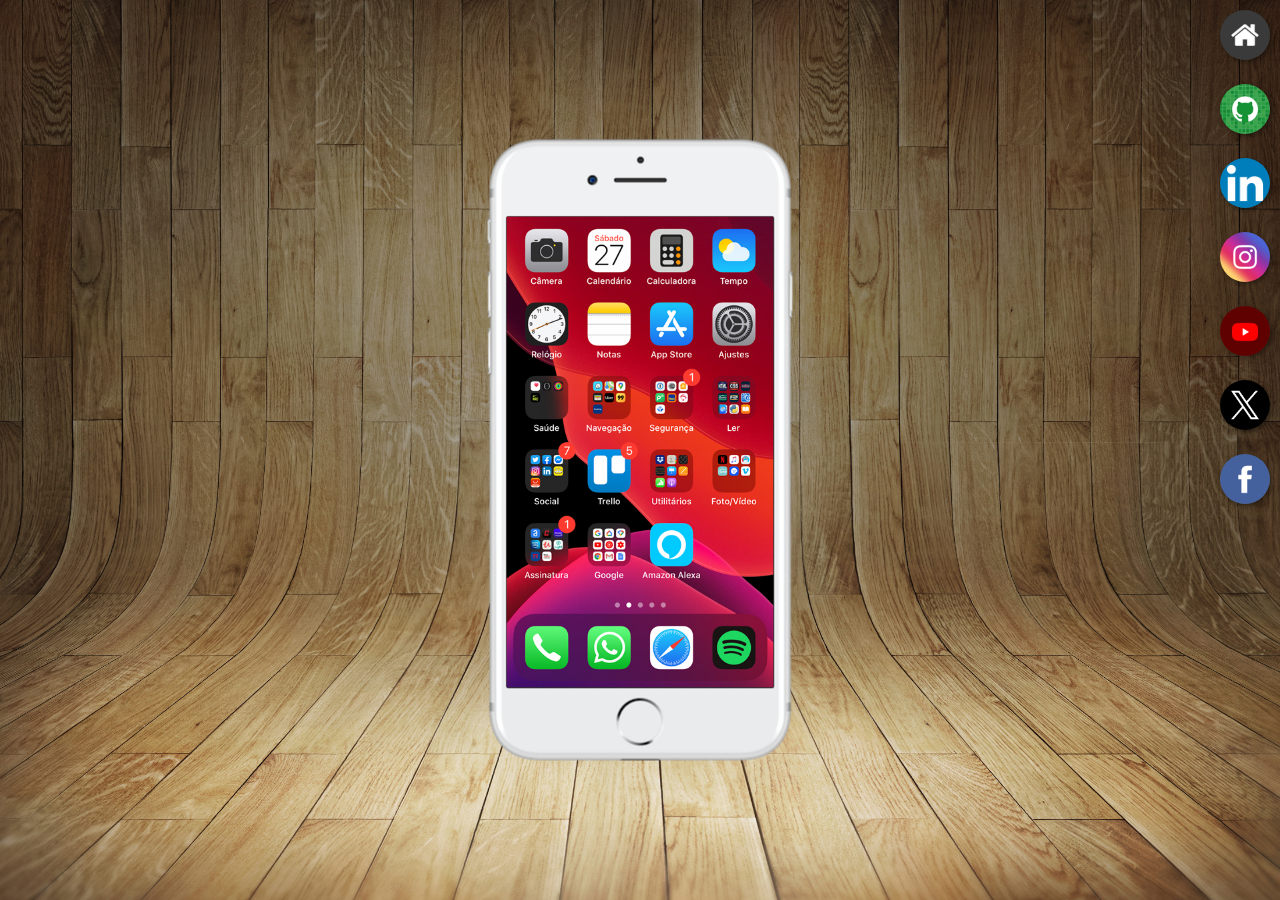
<file: index.html>
<!DOCTYPE html>
<html lang="pt-br">
<head>
    <meta charset="UTF-8">
    <meta name="viewport" content="width=device-width, initial-scale=1.0">
    <link rel="shortcut icon" href="favicon.ico" type="image/x-icon">
    <link rel="stylesheet" href="estilo/style.css">
    <title>Projetos Redes Sociais</title>
</head>
<body>
    <main>
        <section id="telefone">
            <iframe src="home.html" name="tela" id="tela" frameborder="0">
                Seu navegador não é compatível com isso.
            </iframe>
        </section>
        <section id="redes-sociais">
            <a href="home.html" target="tela"><img src="imagens/logo-home.jpg" alt="Home"></a><br>
            <a href="github.html" target="tela"><img src="imagens/logo-github.jpg" alt="GitHub"></a><br>
            <a href="linkedln.html" target="tela"><img src="imagens/logo-linkedln.jpg" alt="LinkedIn"></a><br>
            <a href="instagram.html" target="tela"><img src="imagens/logo-instagram.jpg" alt="Instagram"></a><br>
            <a href="youtube.html" target="tela"><img src="imagens/logo-youtube.jpg" alt="YouTube"></a><br>
            <a href="twitter.html" target="tela"><img src="imagens/logo-x.jpg" alt="X"></a><br>
            <a href="facebook.html" target="tela"><img src="imagens/logo-facebook.jpg" alt="Facebook"></a>
        </section>
    </main>
</body>
</html>
</file>
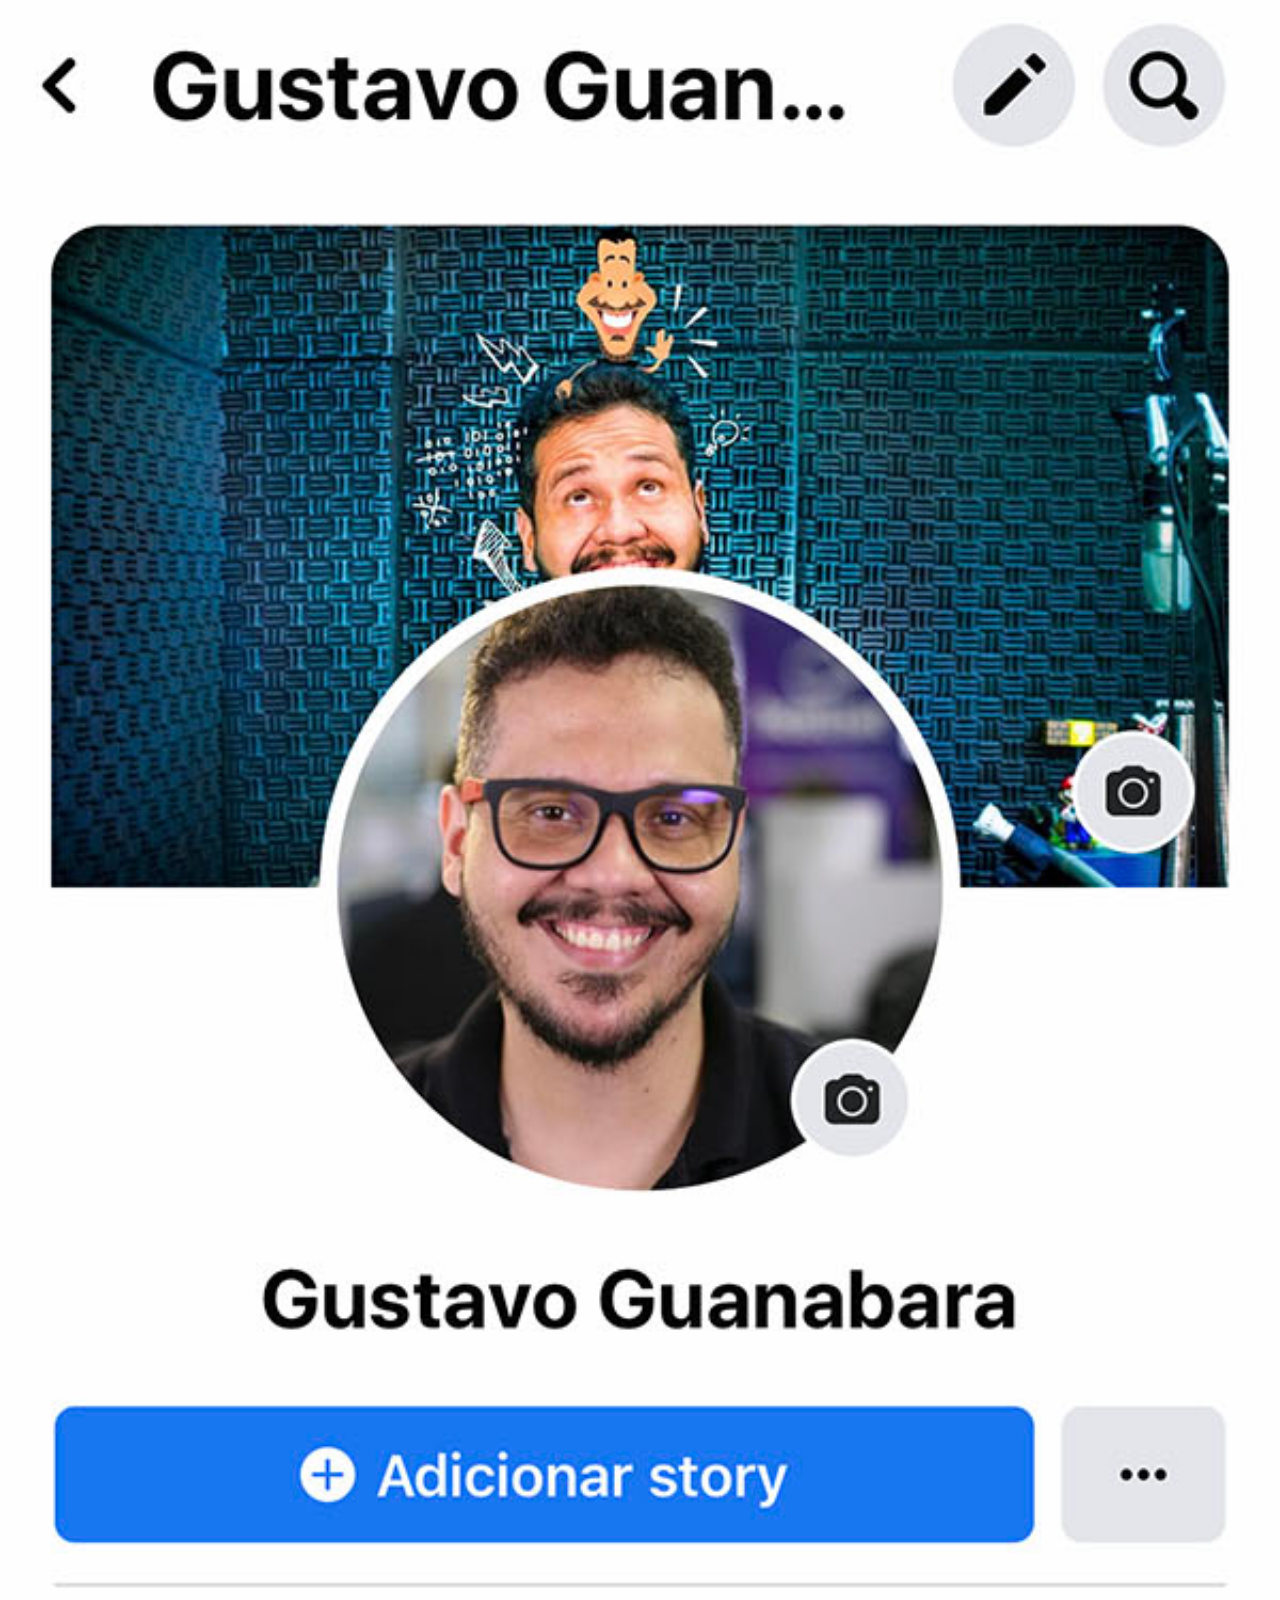
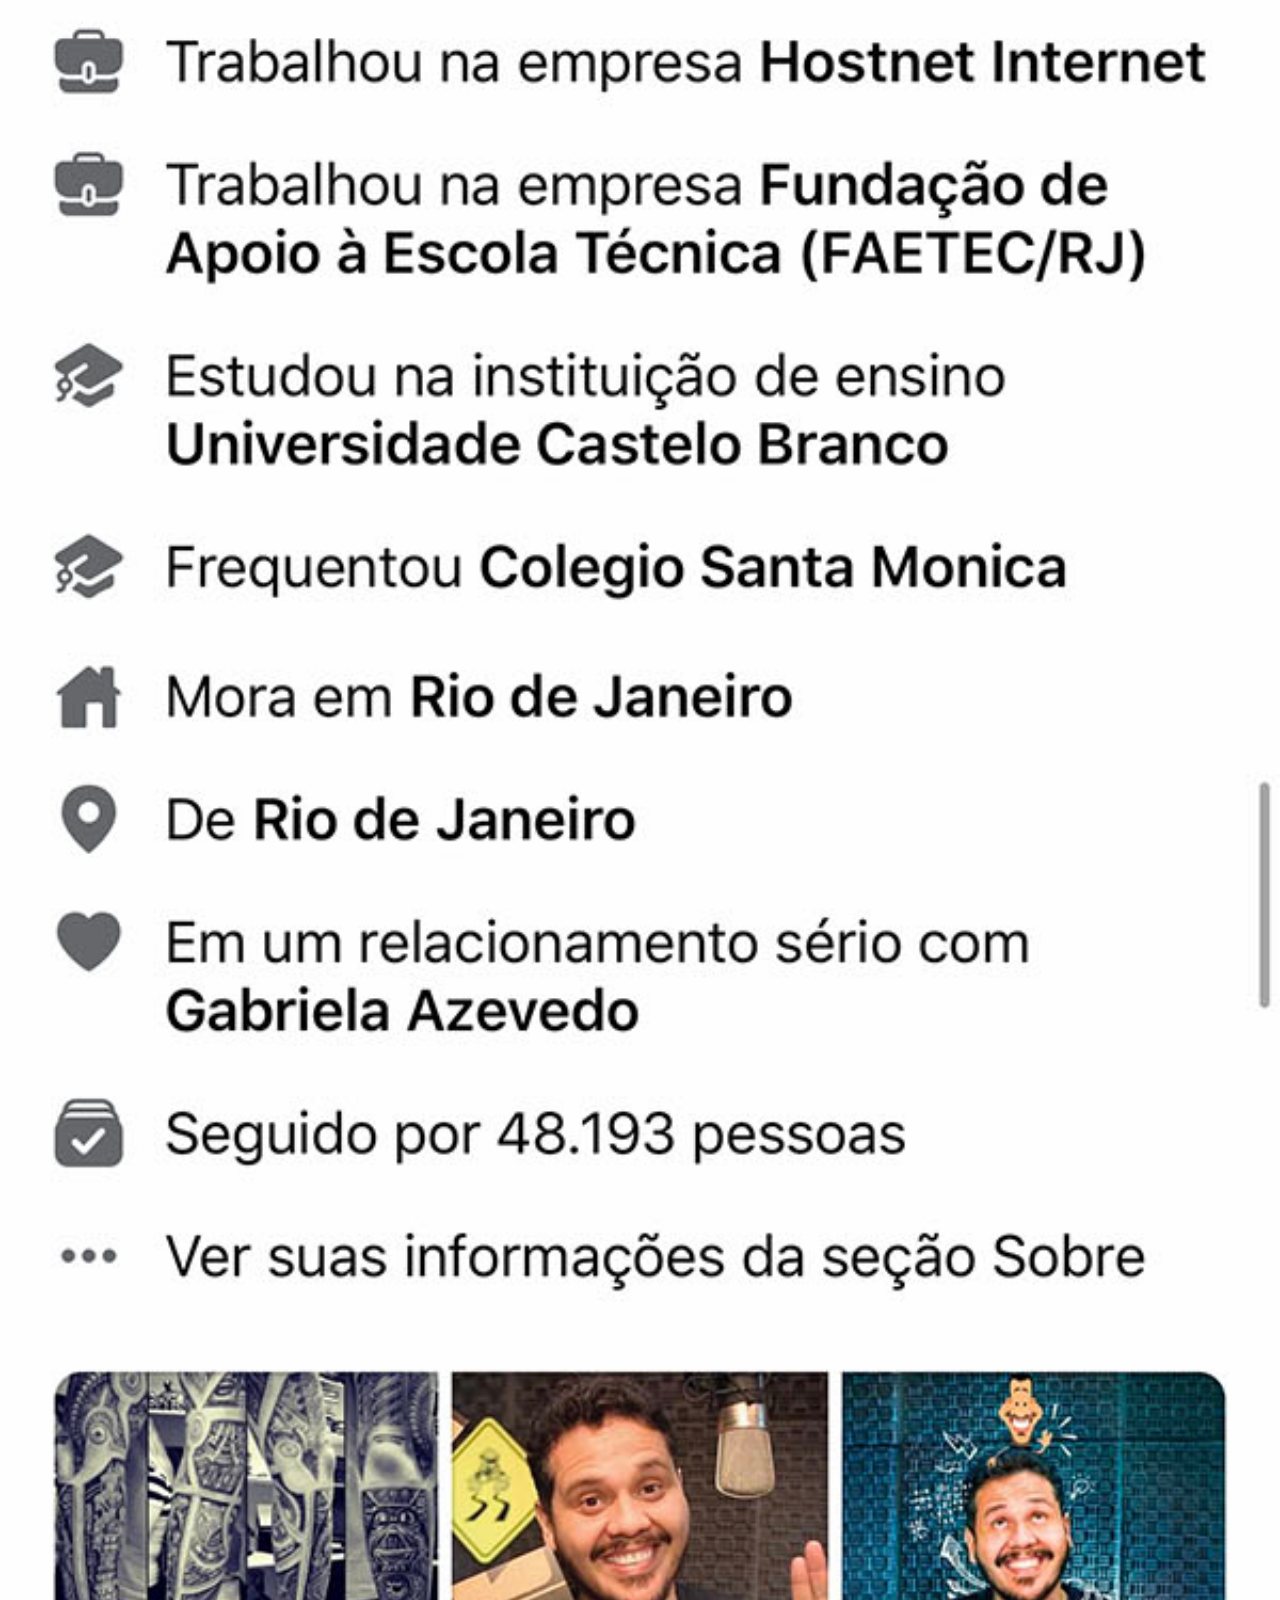
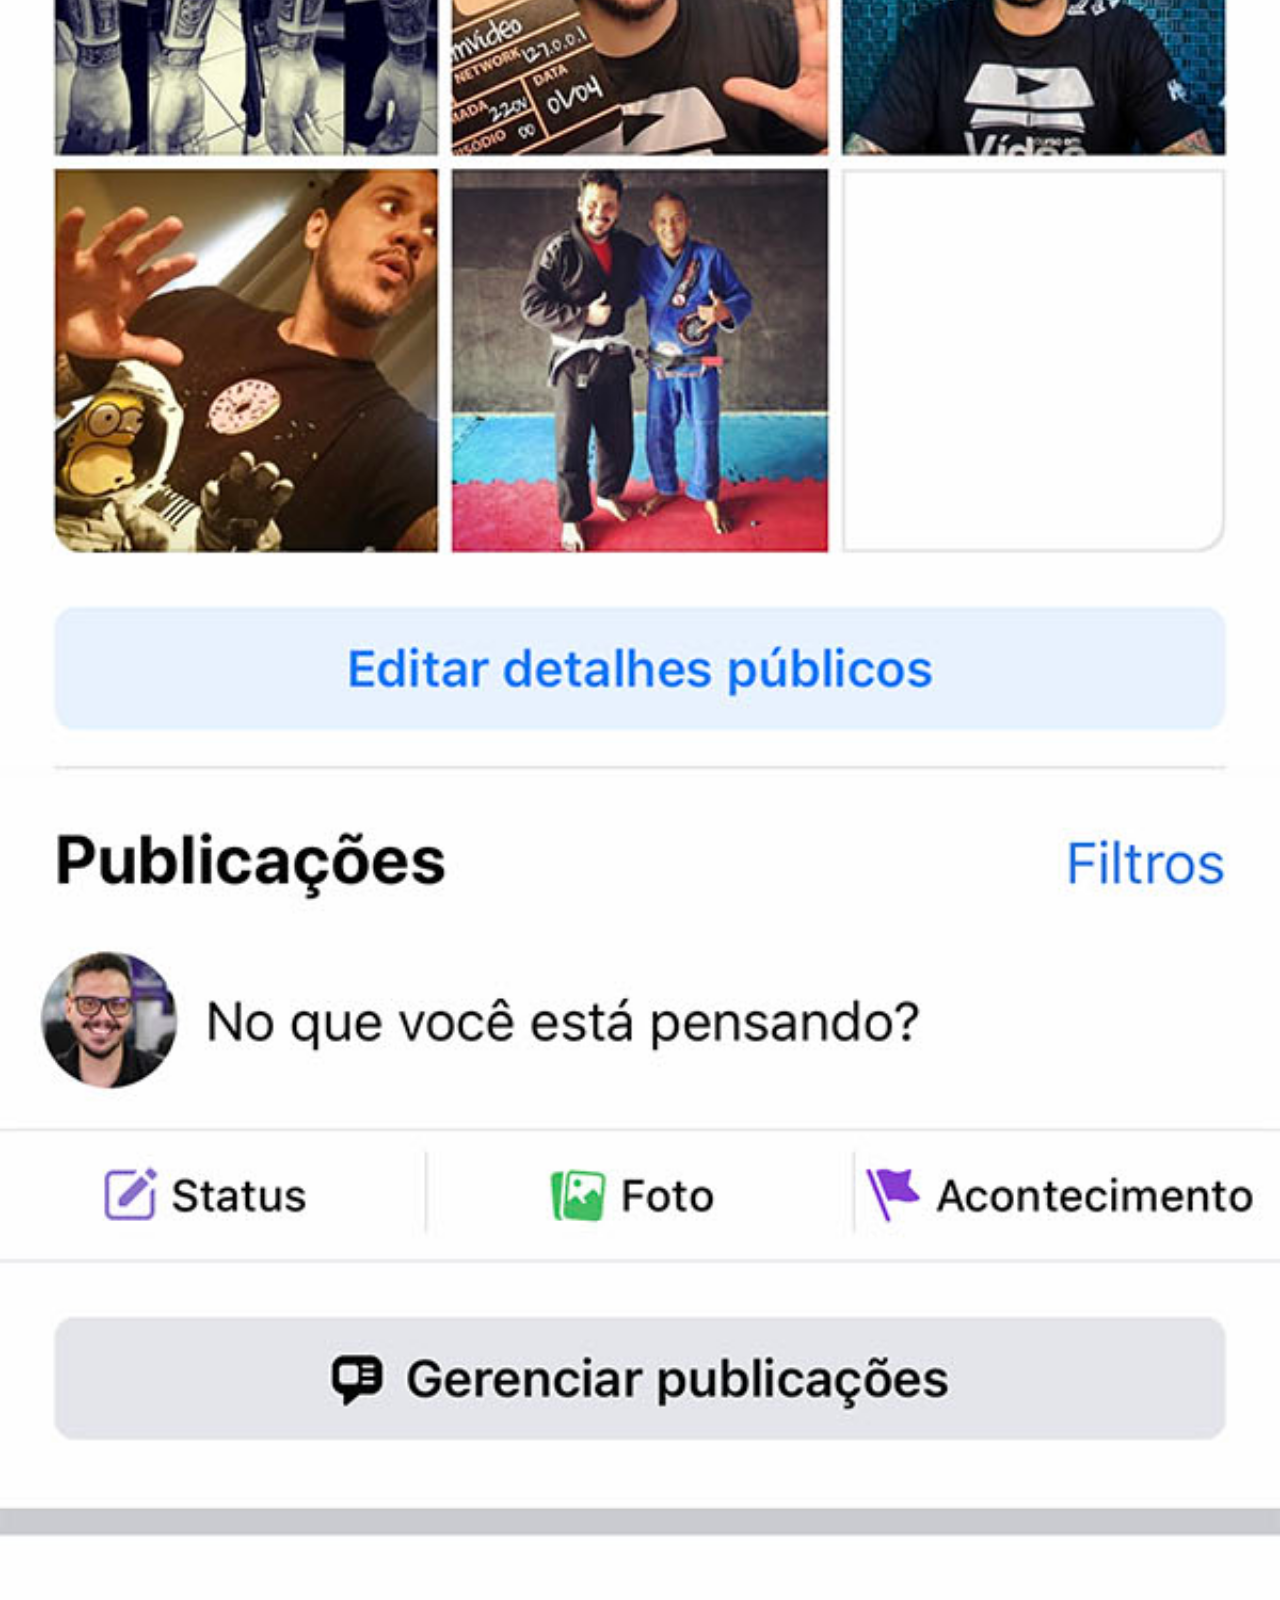
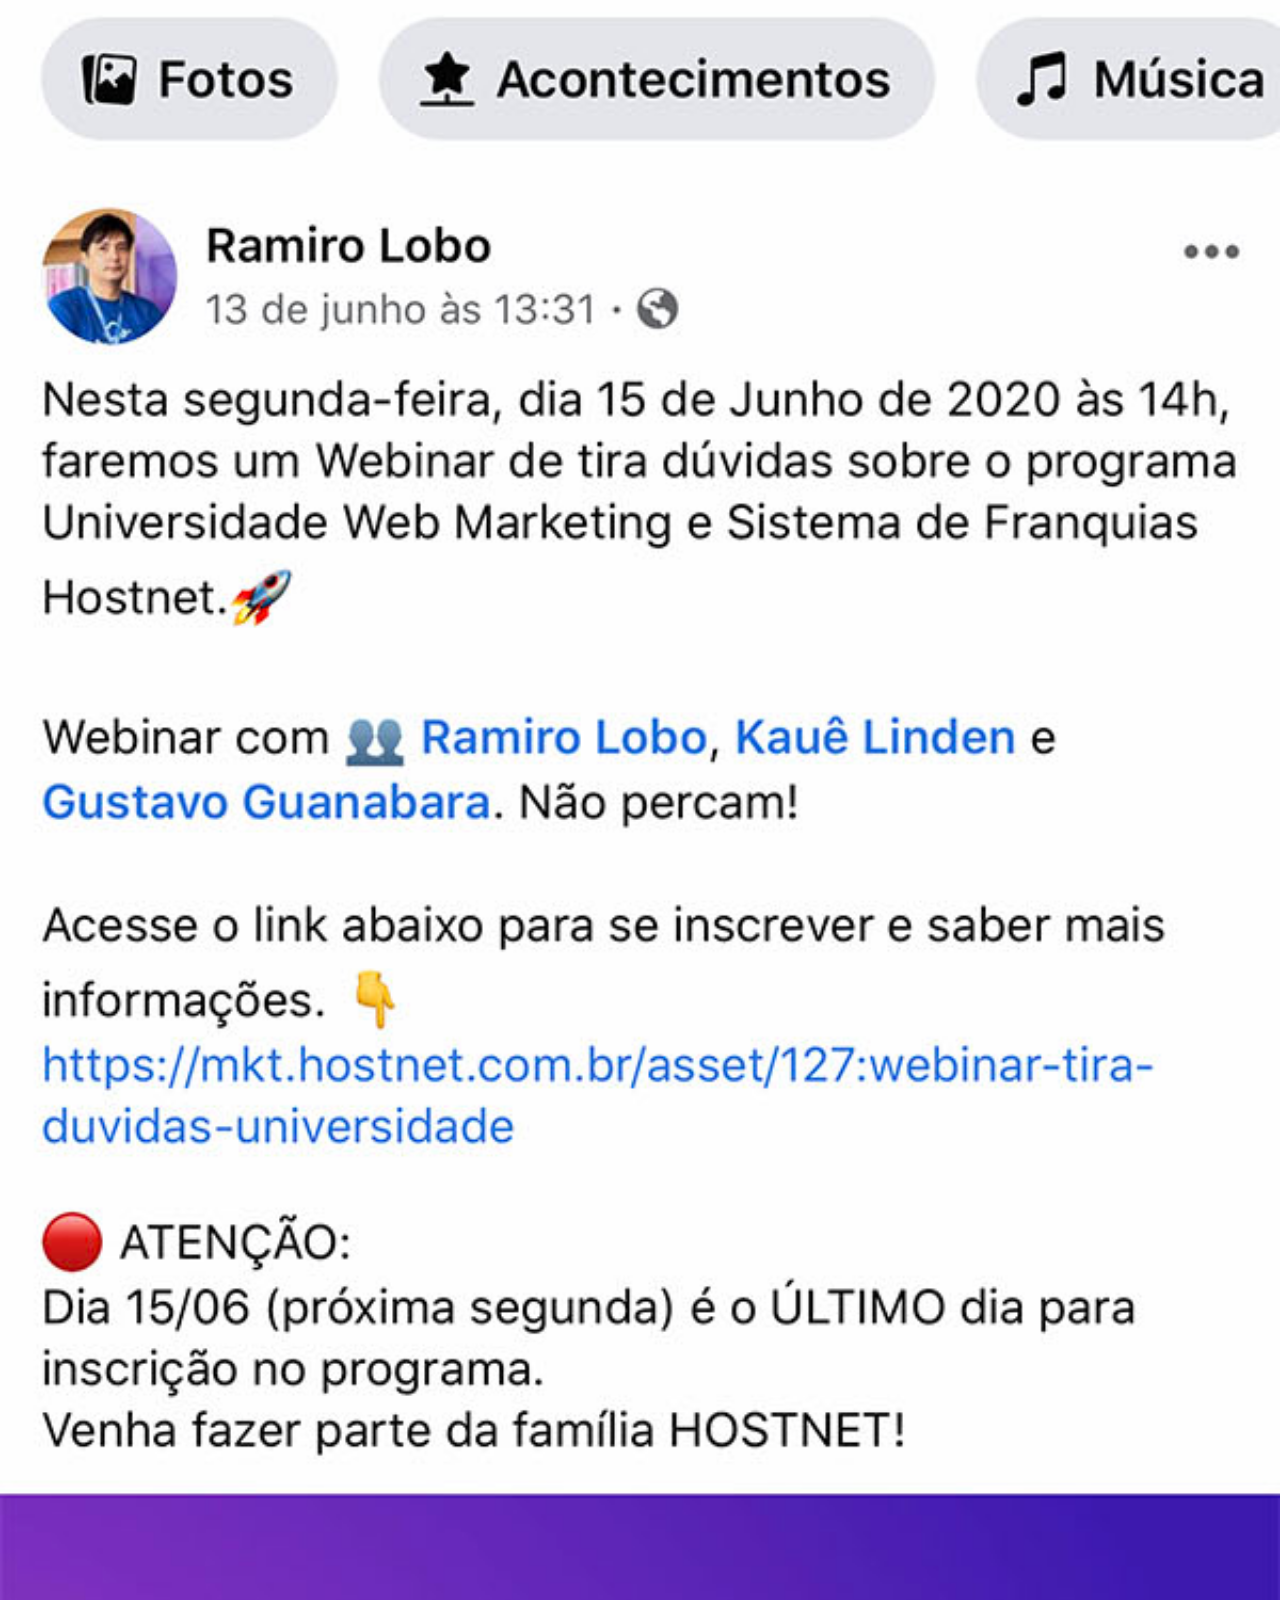
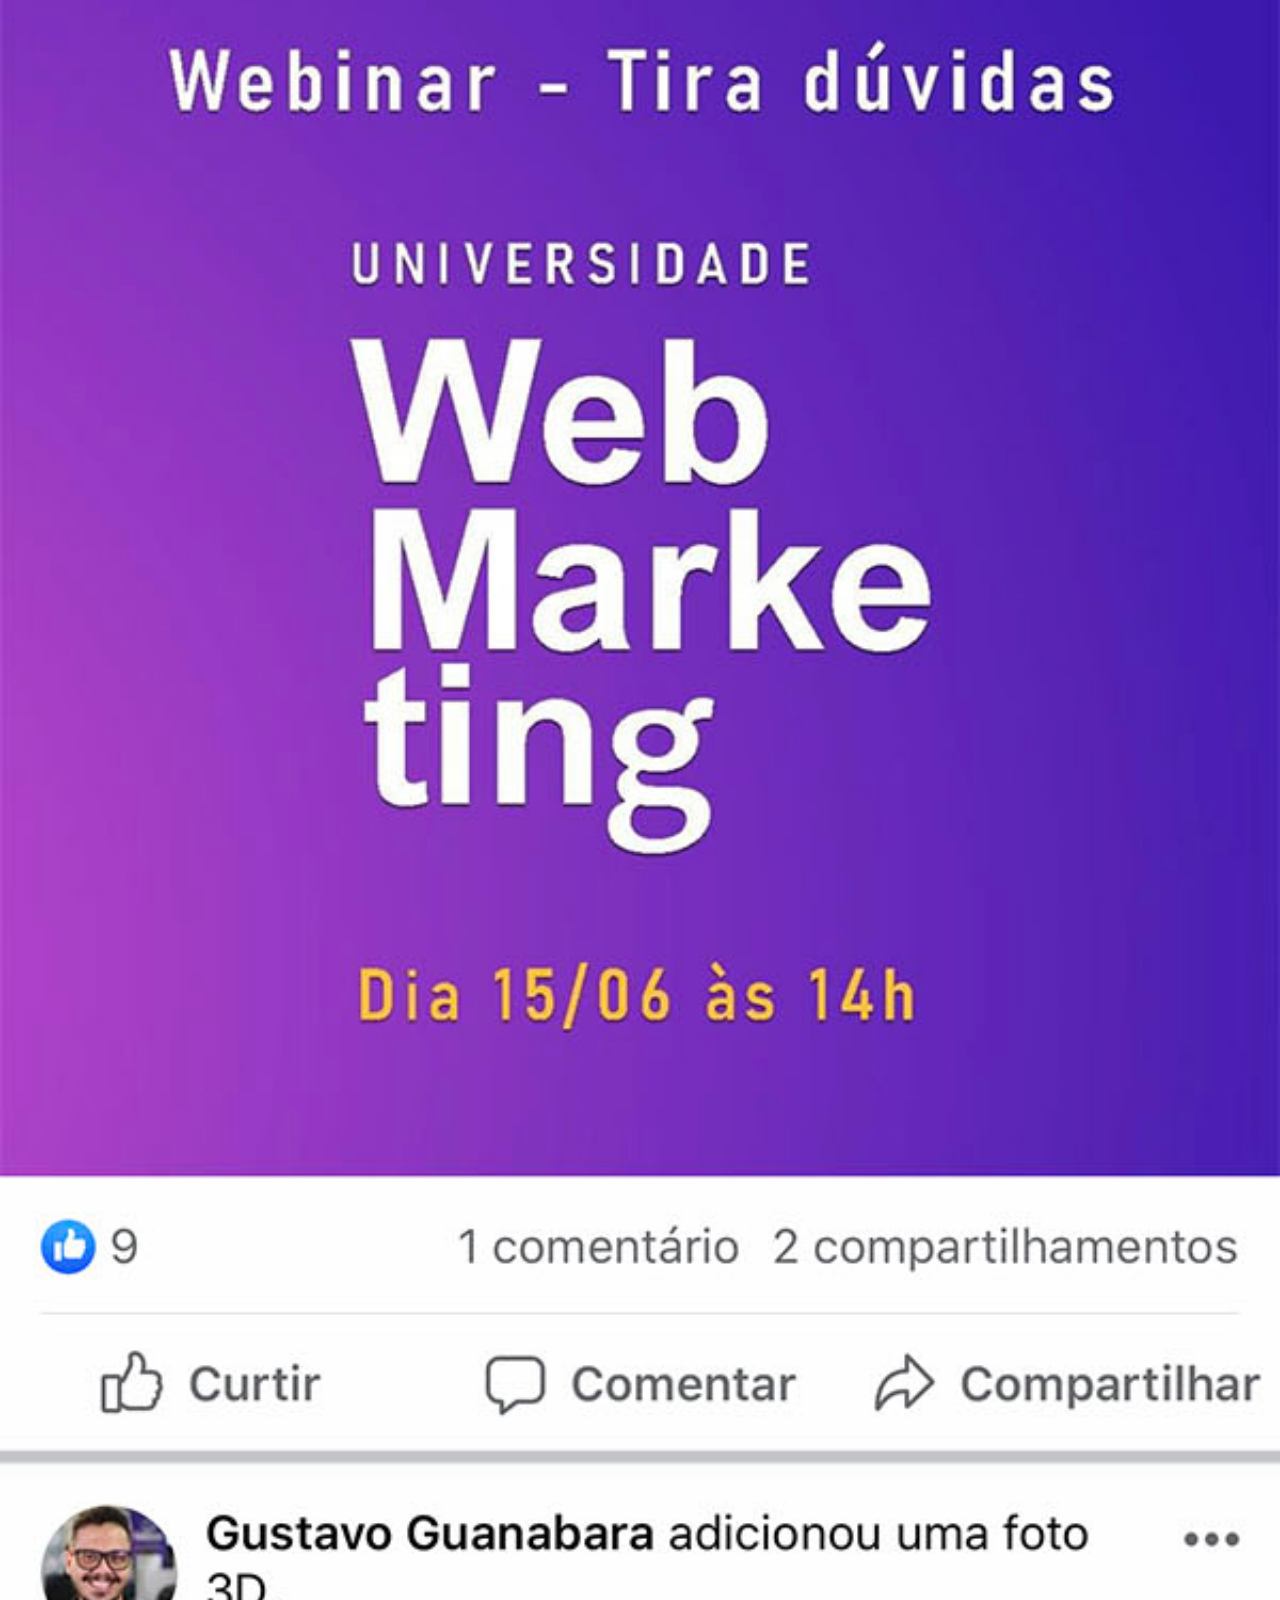
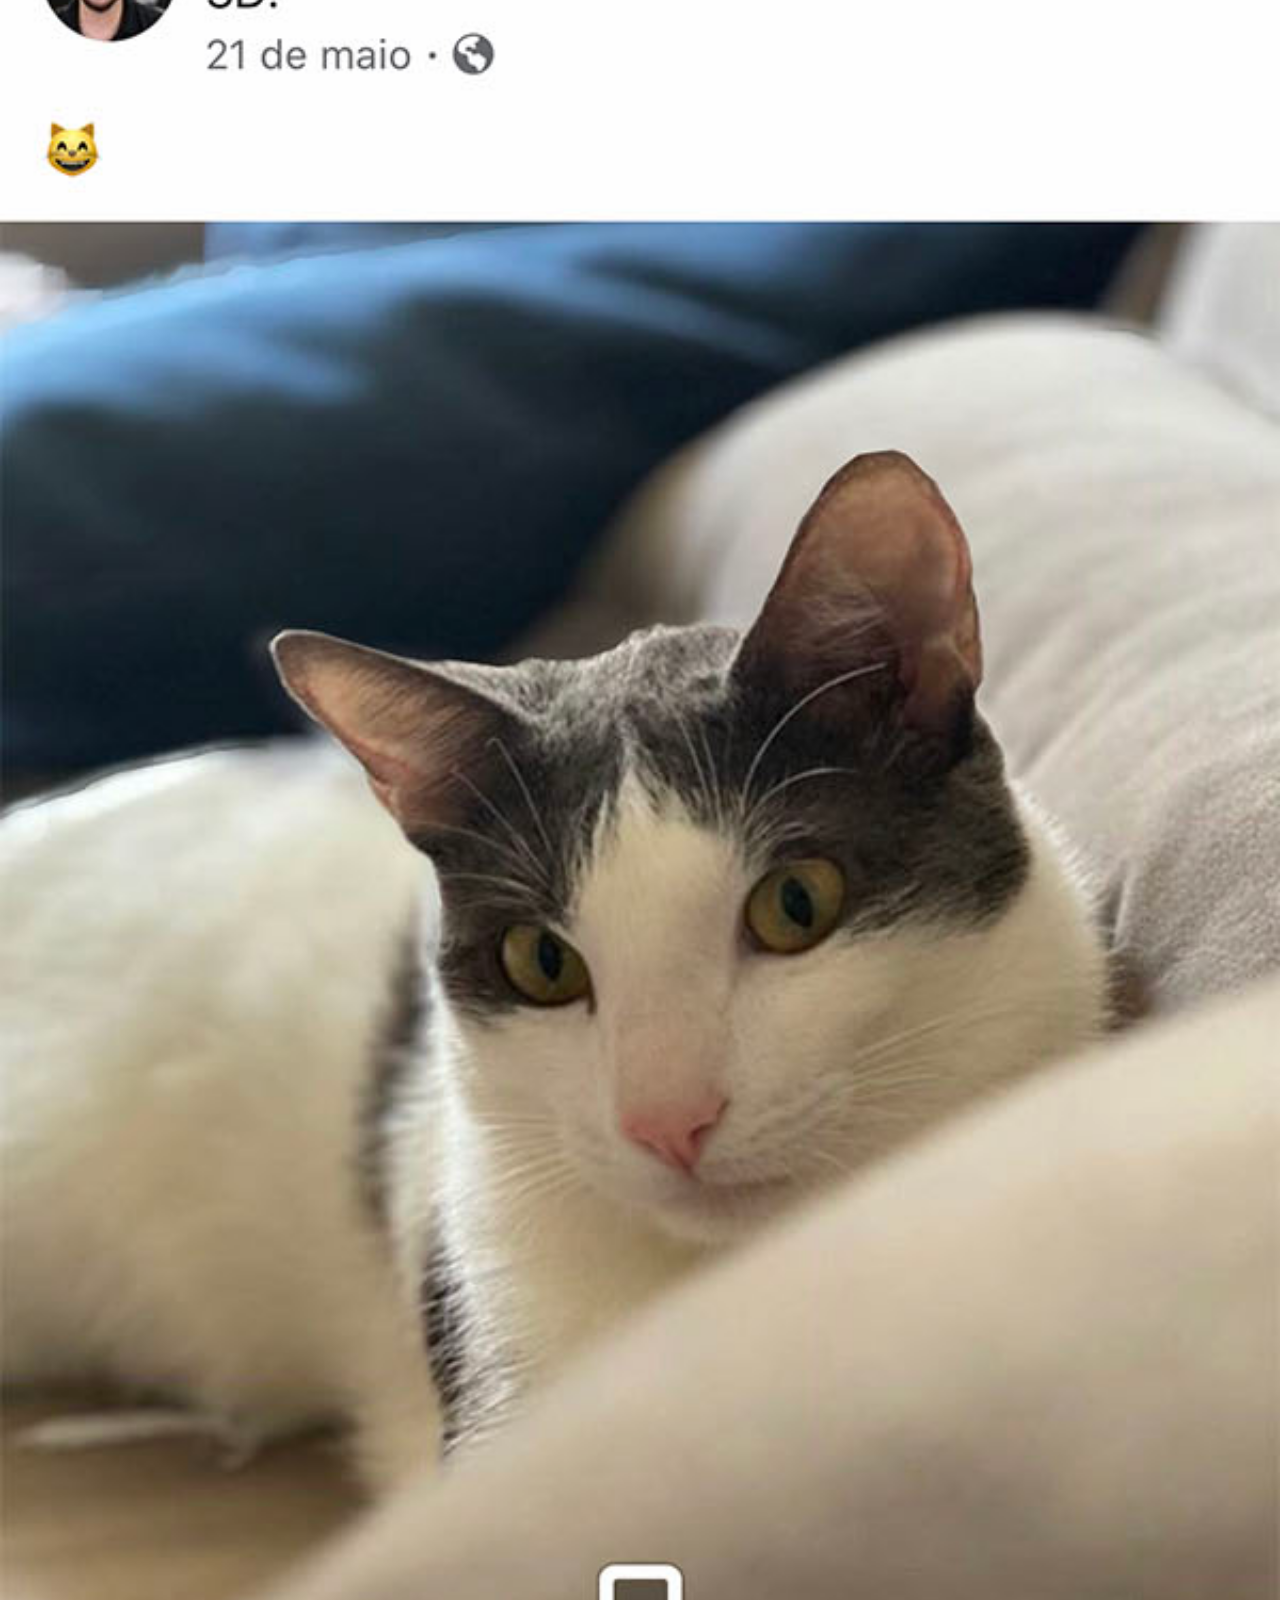
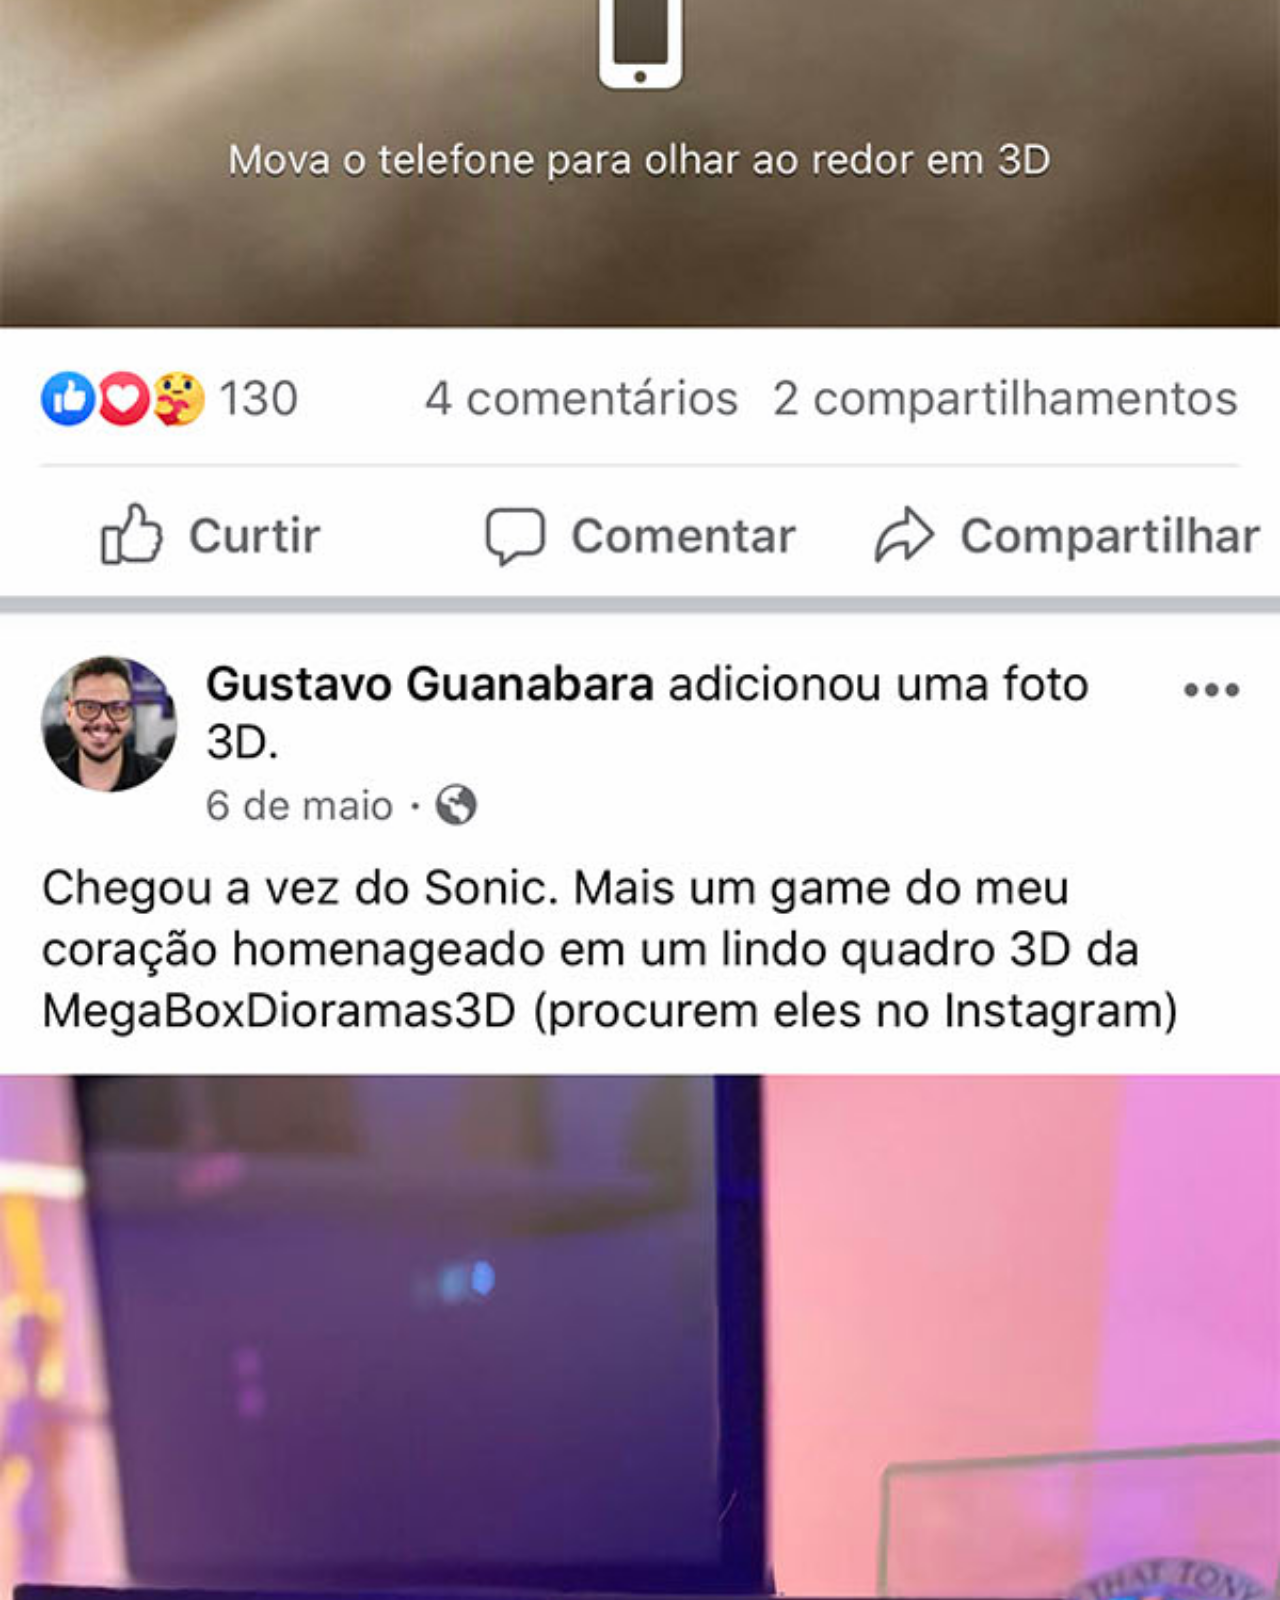
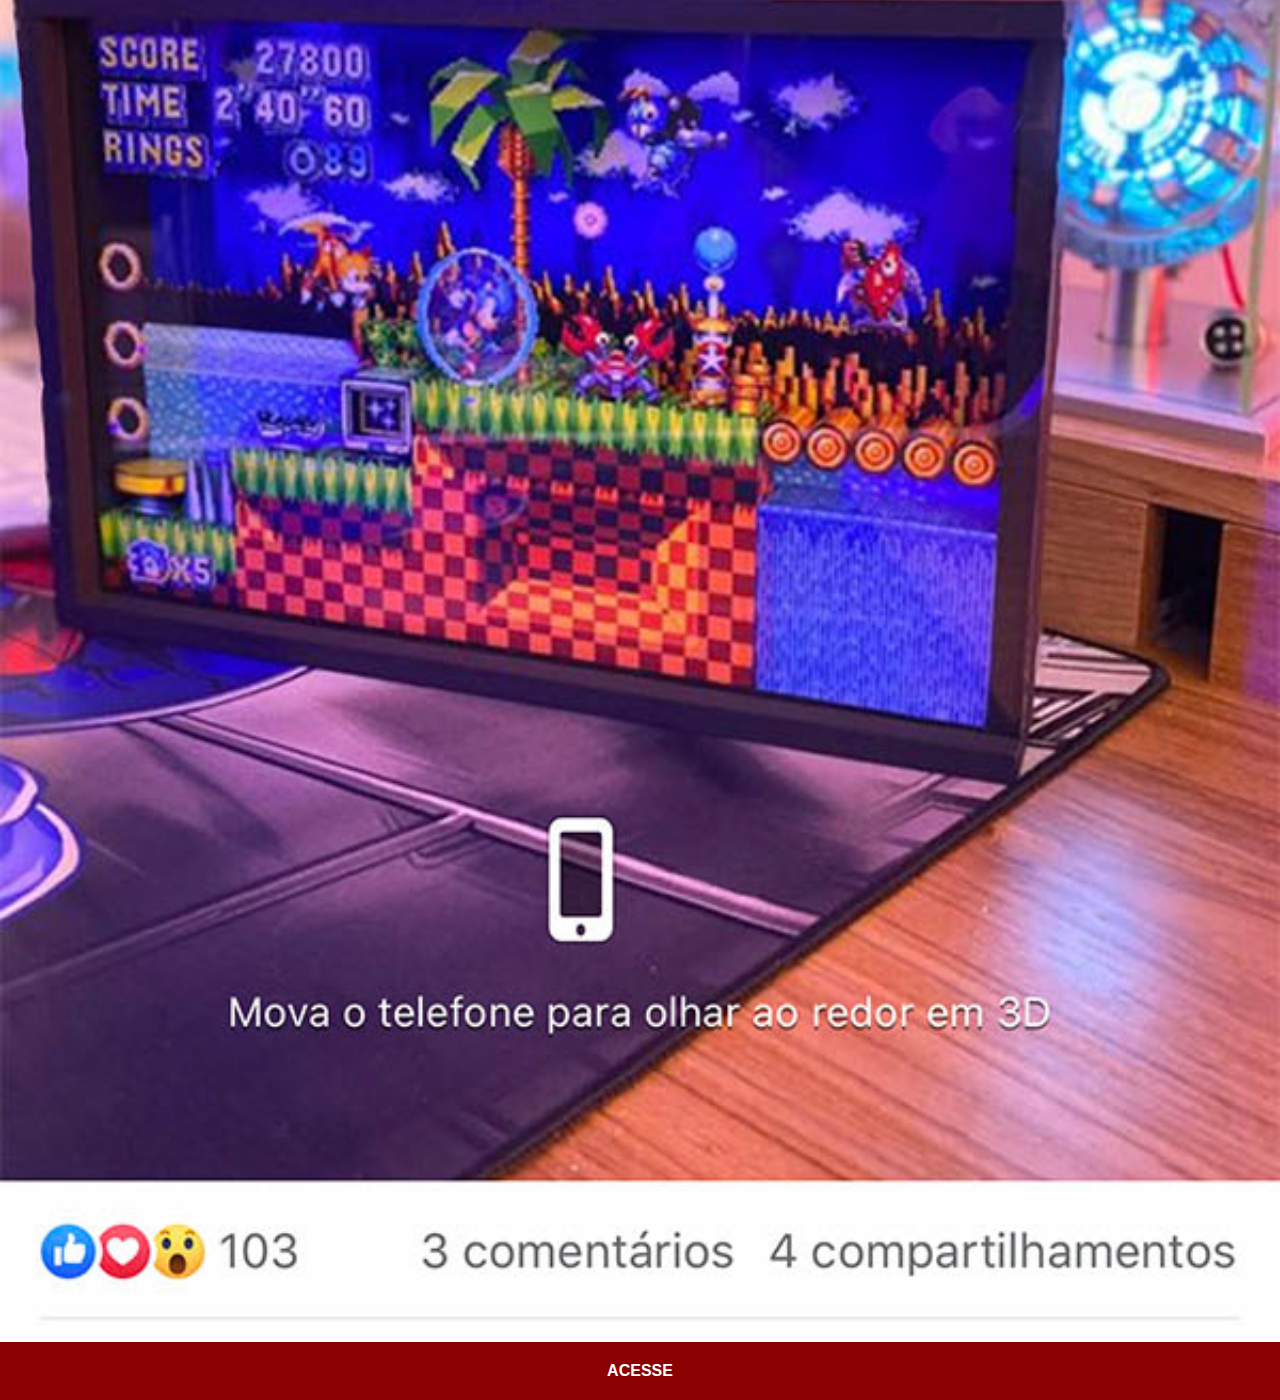
<file: facebook.html>
<!DOCTYPE html>
<html lang="pt-br">
<head>
    <meta charset="UTF-8">
    <meta name="viewport" content="width=device-width, initial-scale=1.0">
    <title>Facebook</title>
    <link rel="stylesheet" href="estilos/social.css">
</head>
<body>
    <img src="imagens/tela-facebook.jpg" alt="Facebook">
    <a href="https://www.facebook.com/gustavoguanabara?locale=pt_BR" target="_blank">ACESSE</a>
</body>
</html>
</file>
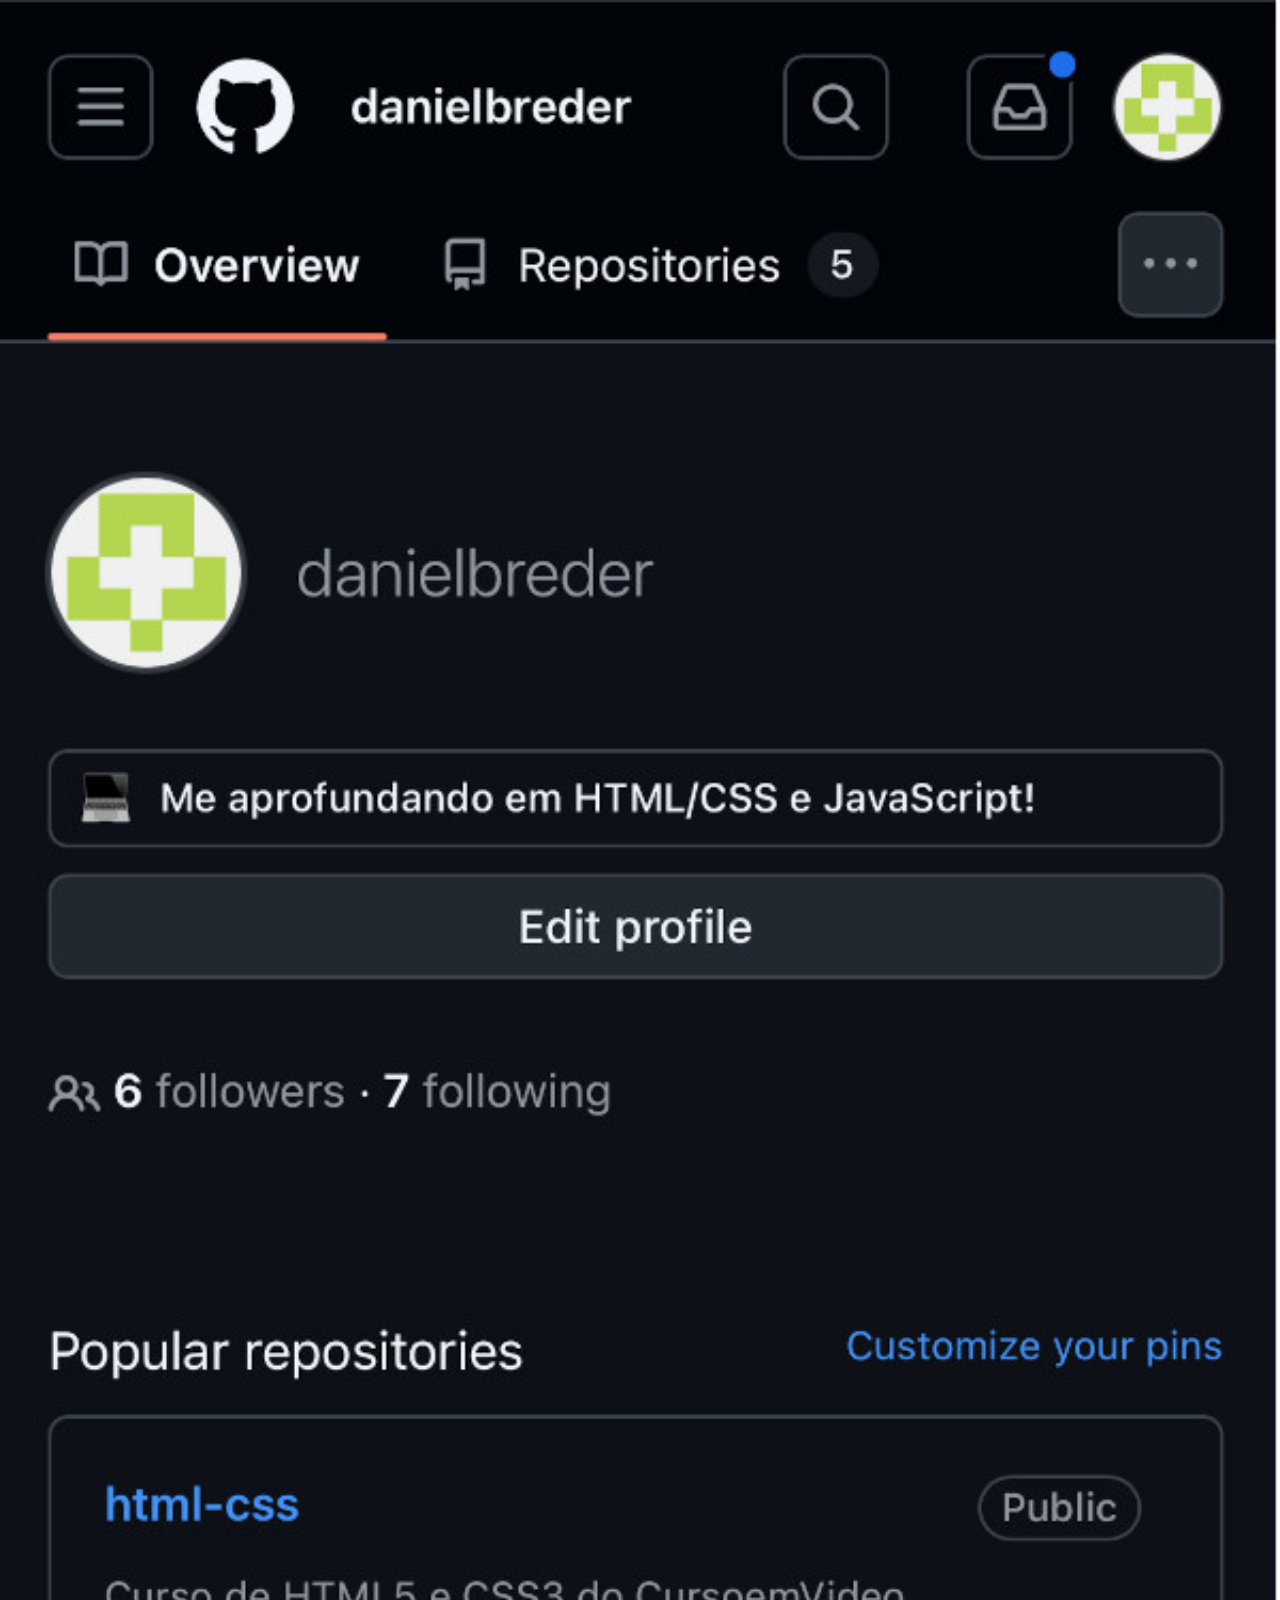
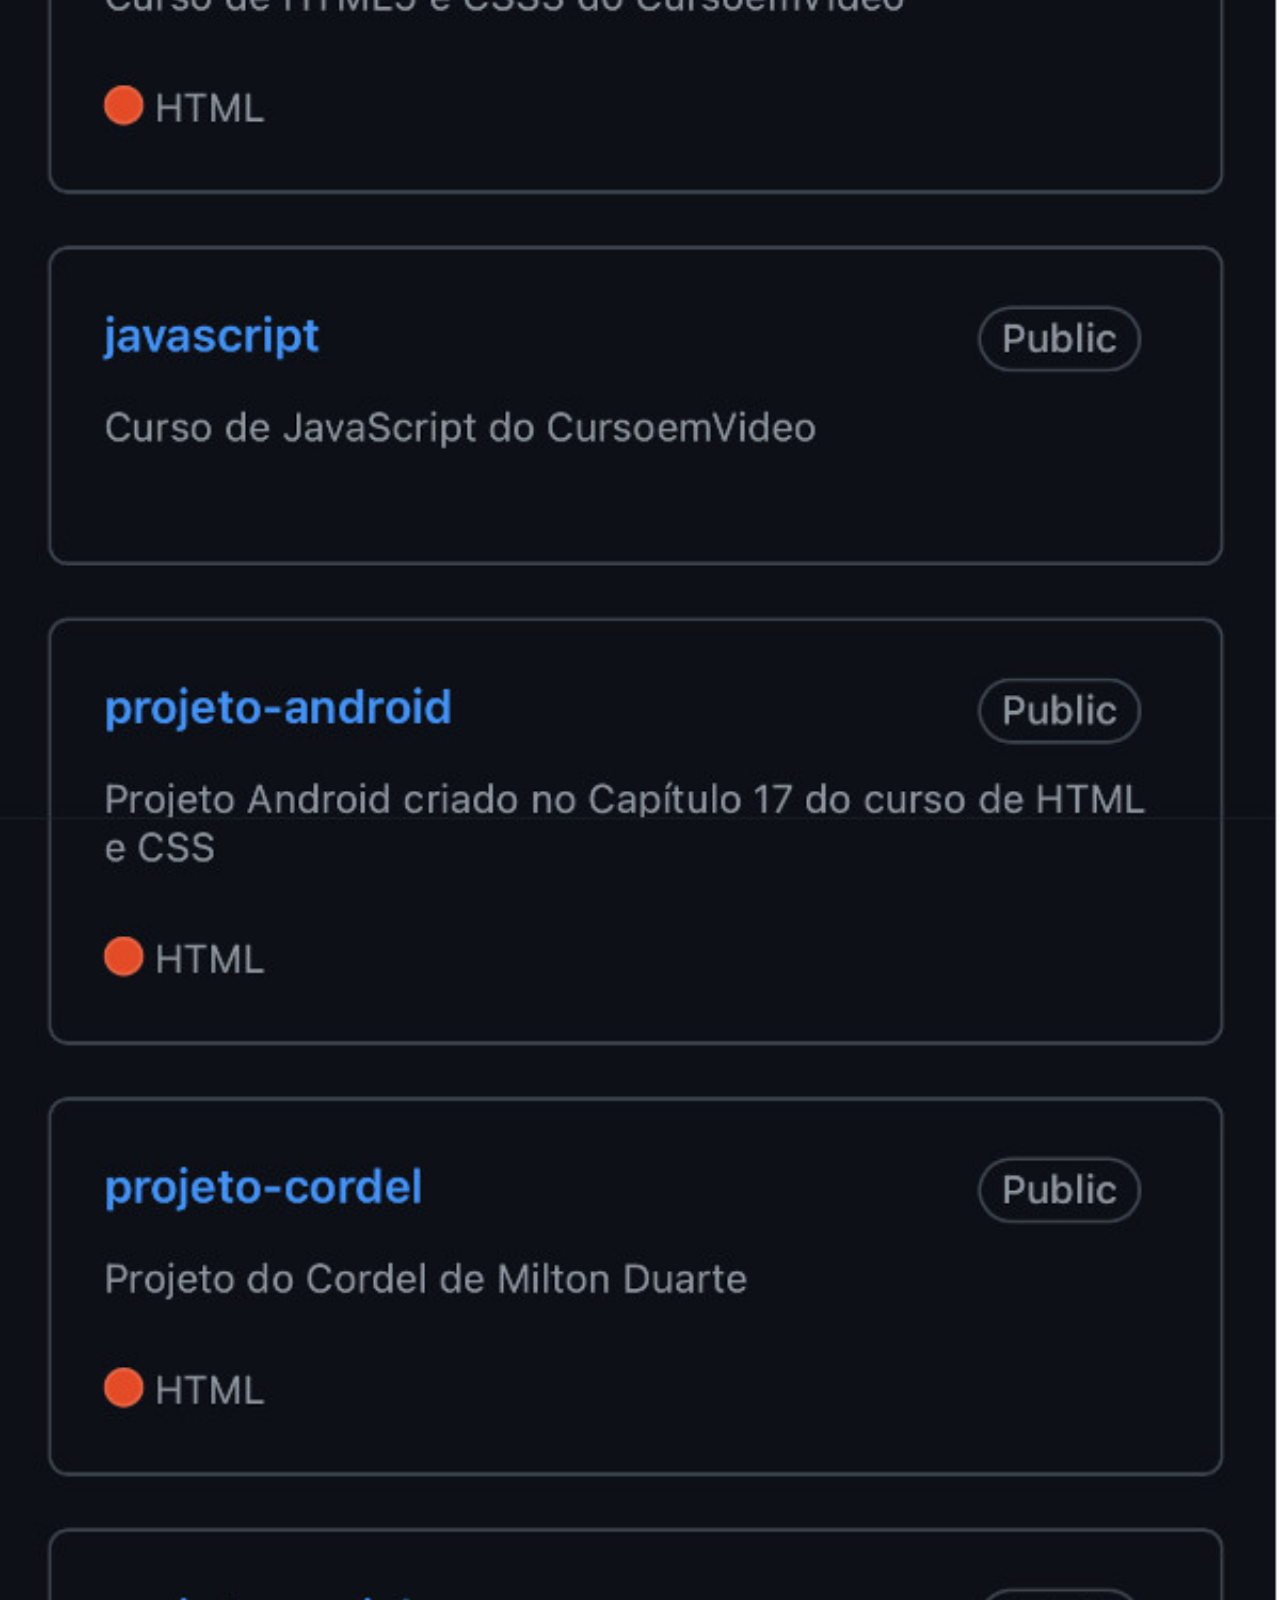
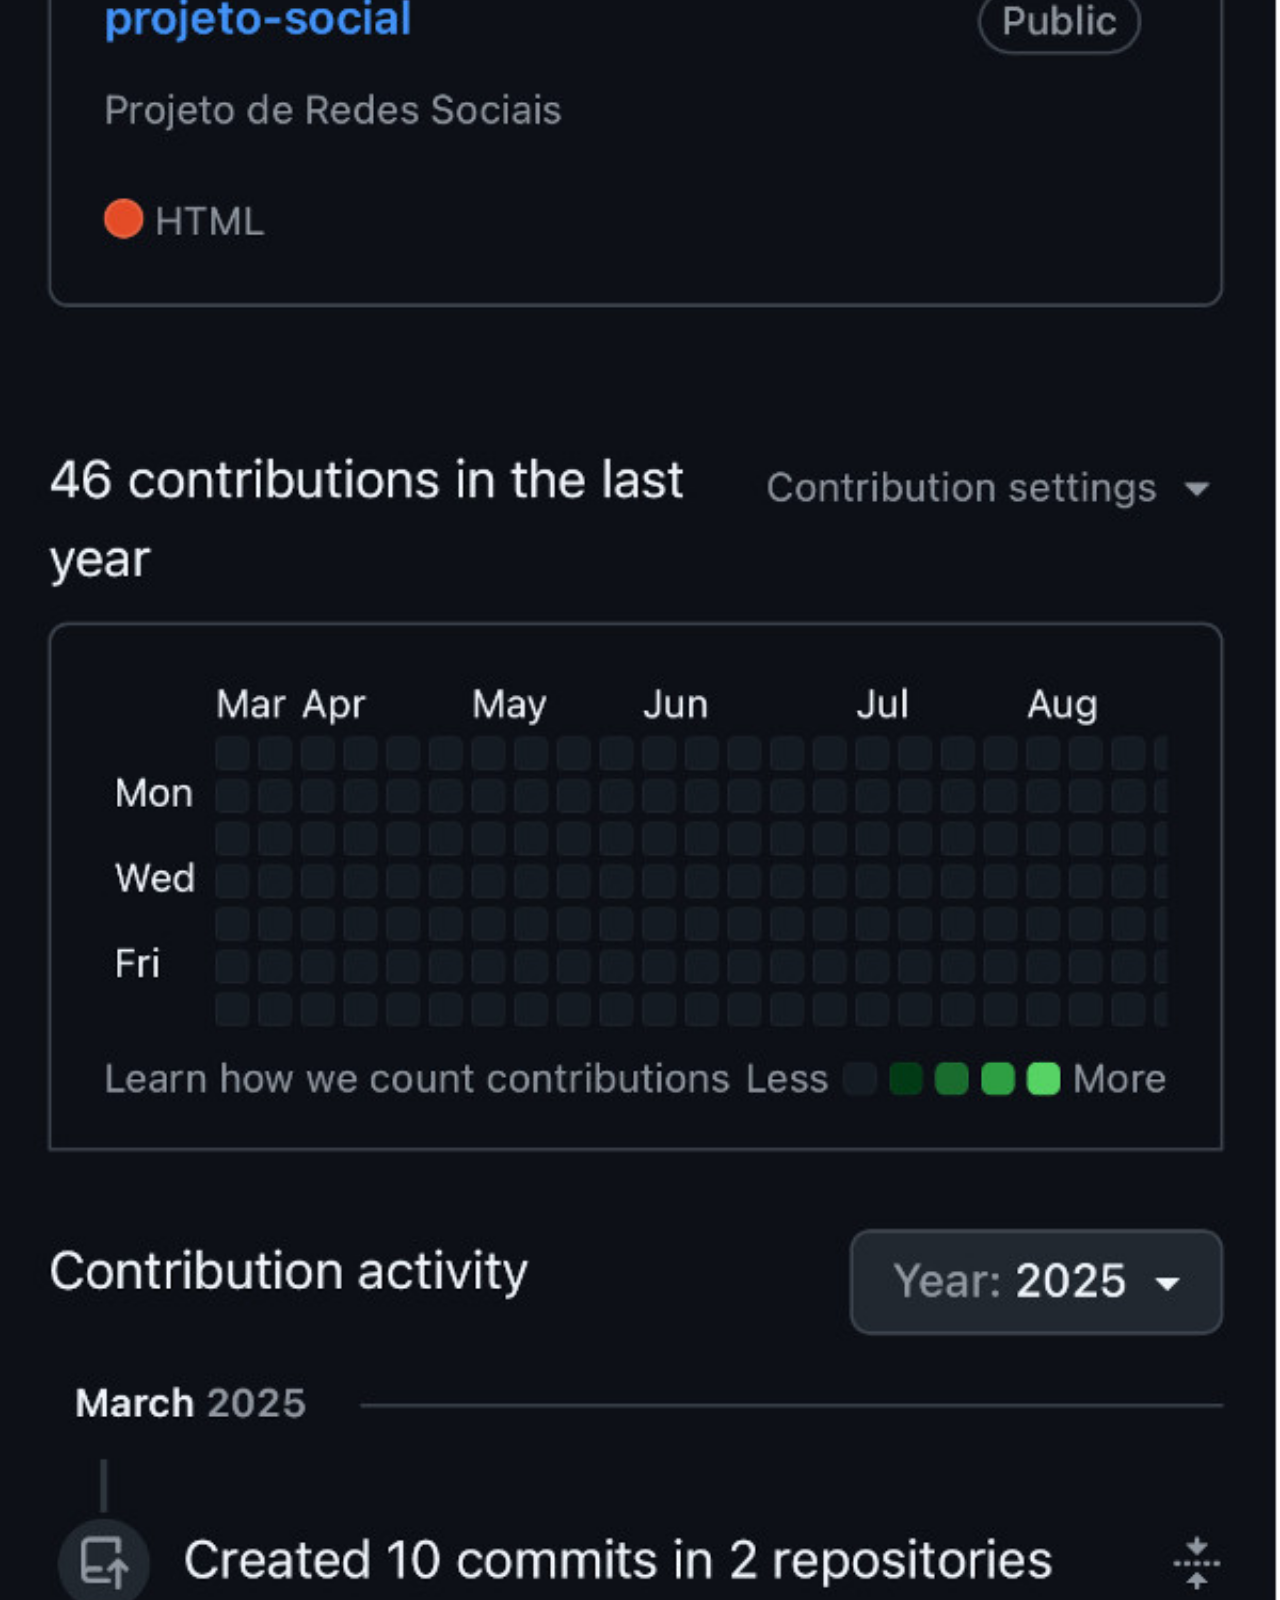
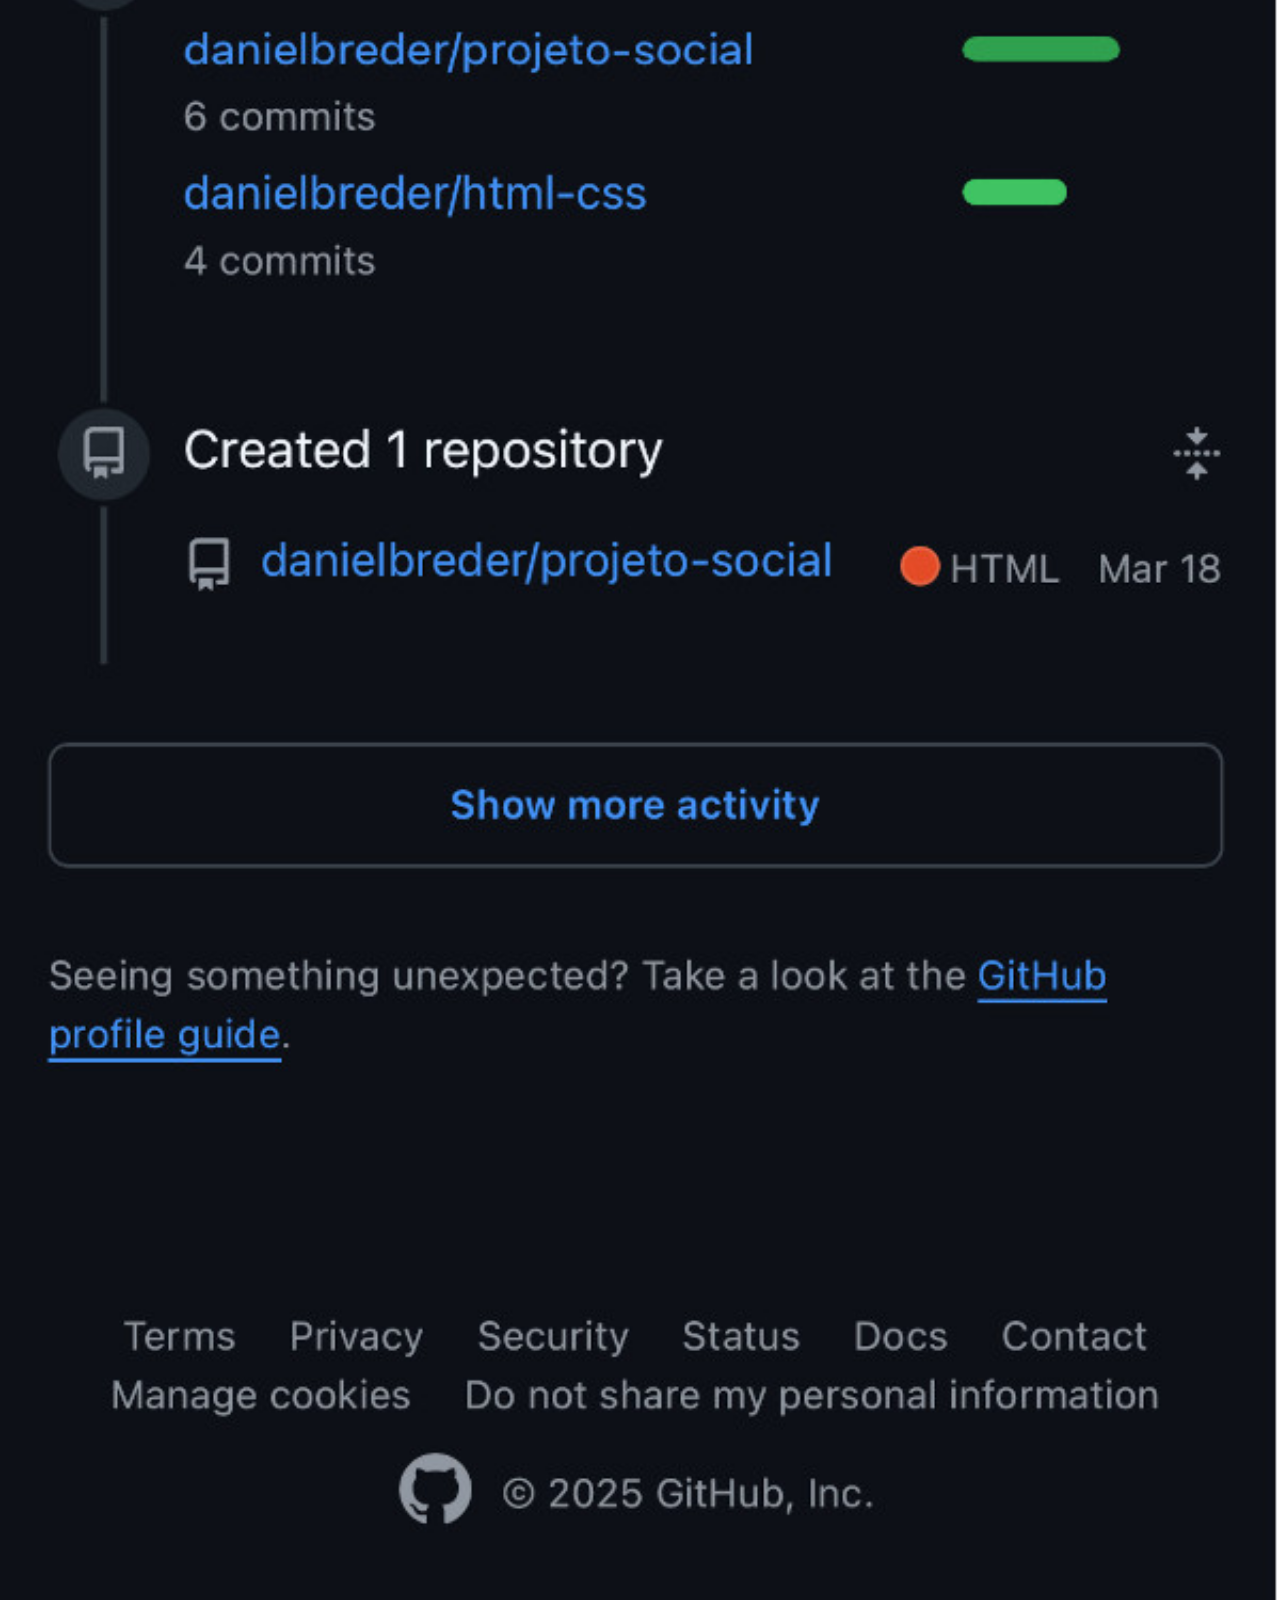
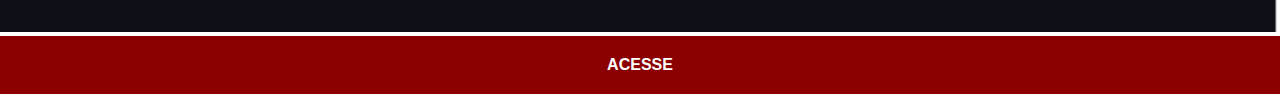
<file: github.html>
<!DOCTYPE html>
<html lang="pt-br">
<head>
    <meta charset="UTF-8">
    <meta name="viewport" content="width=device-width, initial-scale=1.0">
    <title>GitHub</title>
    <link rel="stylesheet" href="estilos/social.css">
</head>
<body>
    <img src="imagens/tela-github-daniel.jpg" alt="GitHub">
    <a href="https://github.com/danielbreder" target="_blank">ACESSE</a>
</body>
</html>
</file>
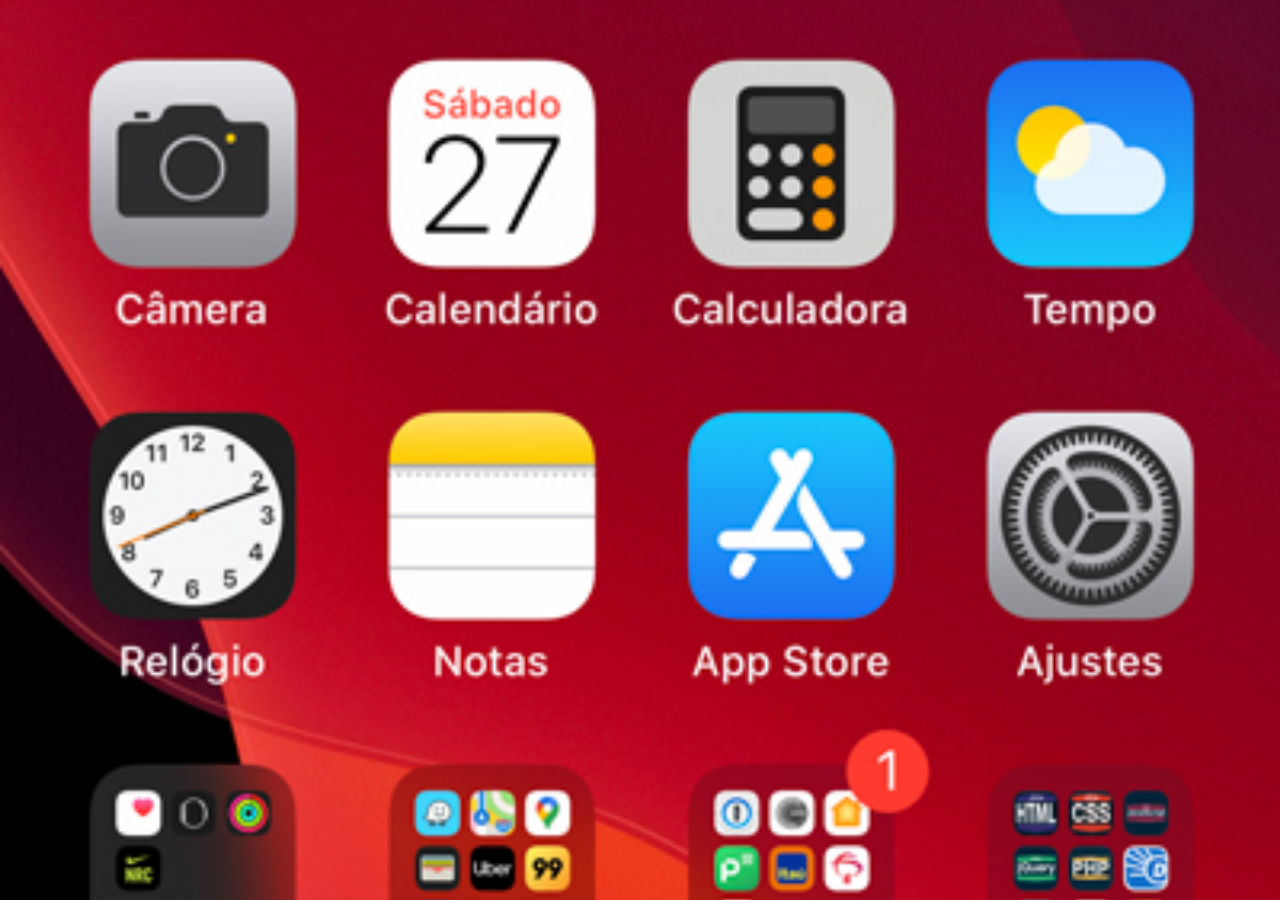
<file: home.html>
<!DOCTYPE html>
<html lang="pt-br">
<head>
    <meta charset="UTF-8">
    <meta name="viewport" content="width=device-width, initial-scale=1.0">
    <title>Home</title>
</head>
<style>
    * {
        margin: 0px;
        padding: 0px;
    }

    body {
        width: 100vw;
        height: 100vh;
        background: black url('imagens/tela-home.jpg') no-repeat top center;
        background-size: cover;
    }
</style>
<body>
    
</body>
</html>
</file>
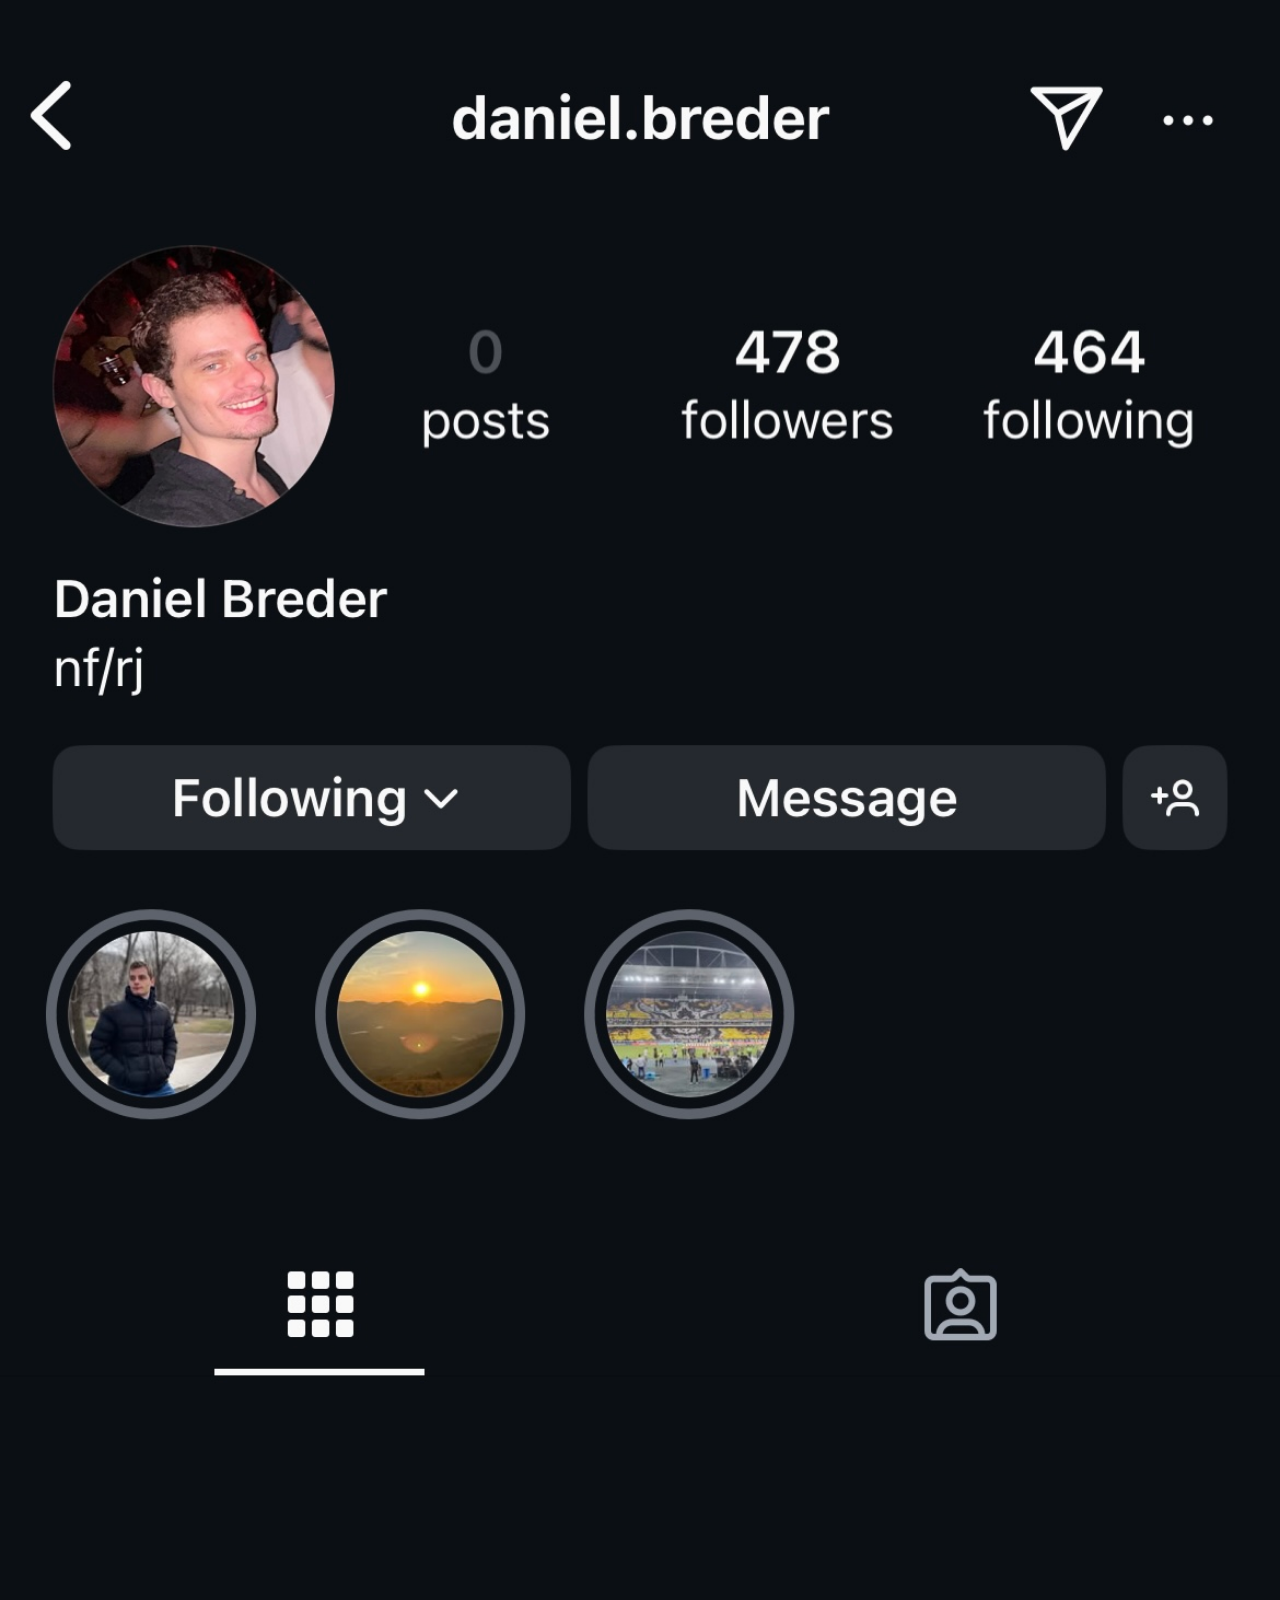
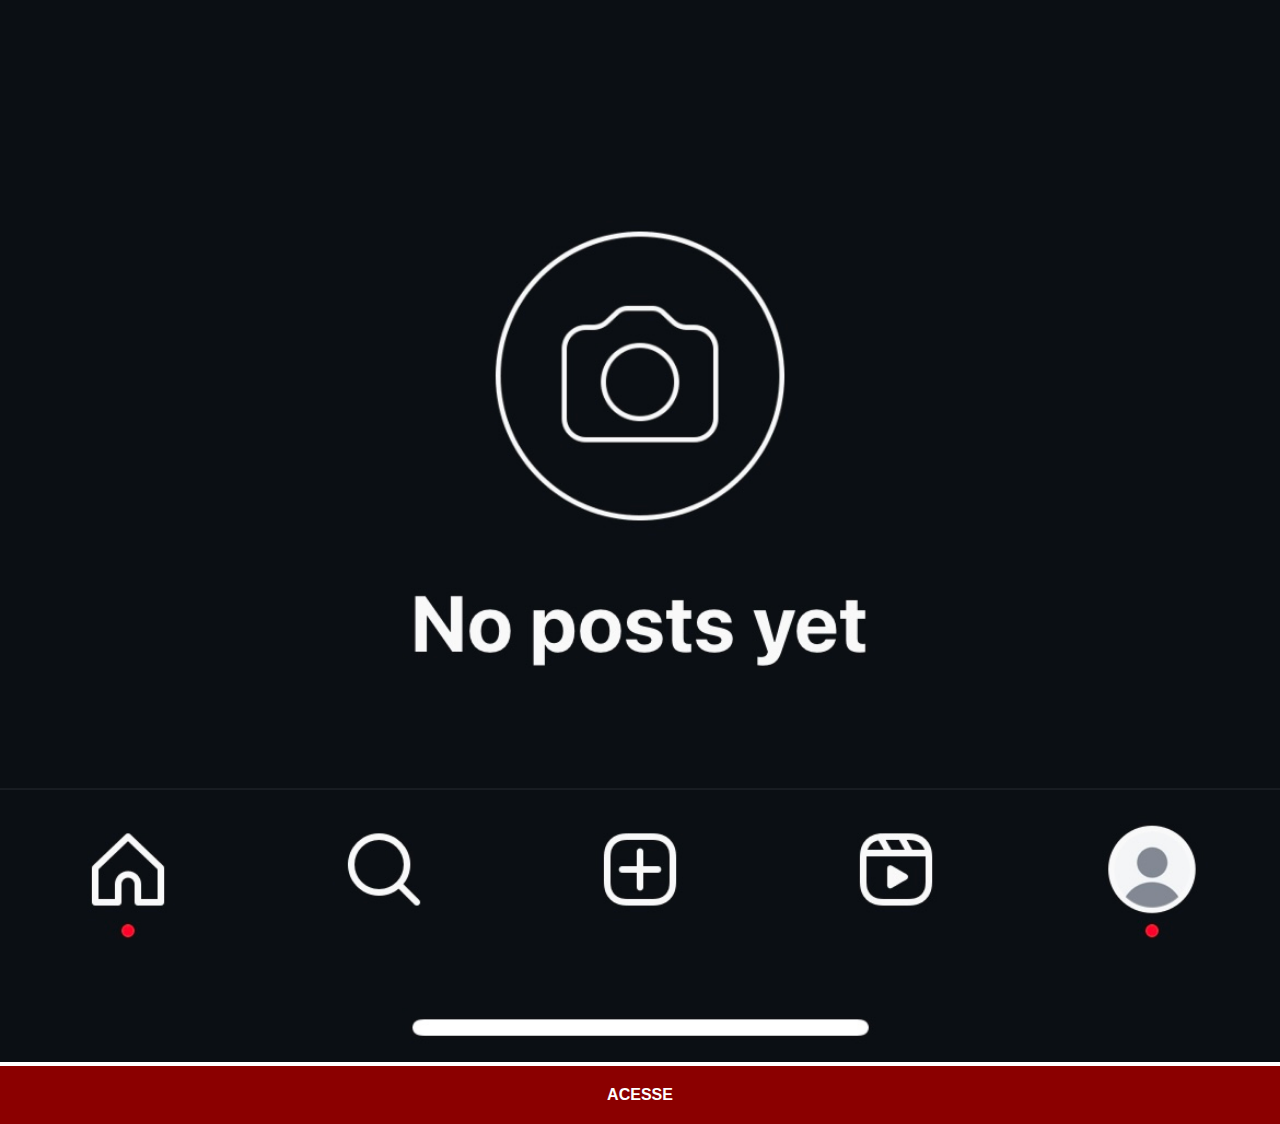
<file: instagram.html>
<!DOCTYPE html>
<html lang="pt-br">
<head>
    <meta charset="UTF-8">
    <meta name="viewport" content="width=device-width, initial-scale=1.0">
    <title>Instagram</title>
    <link rel="stylesheet" href="estilos/social.css">
</head>
<body>
    <img src="imagens/IMG_3427.jpg" alt="Instagram">
    <a href="https://www.instagram.com/daniel.breder/" target="_blank">ACESSE</a>
</body>
</html>
</file>
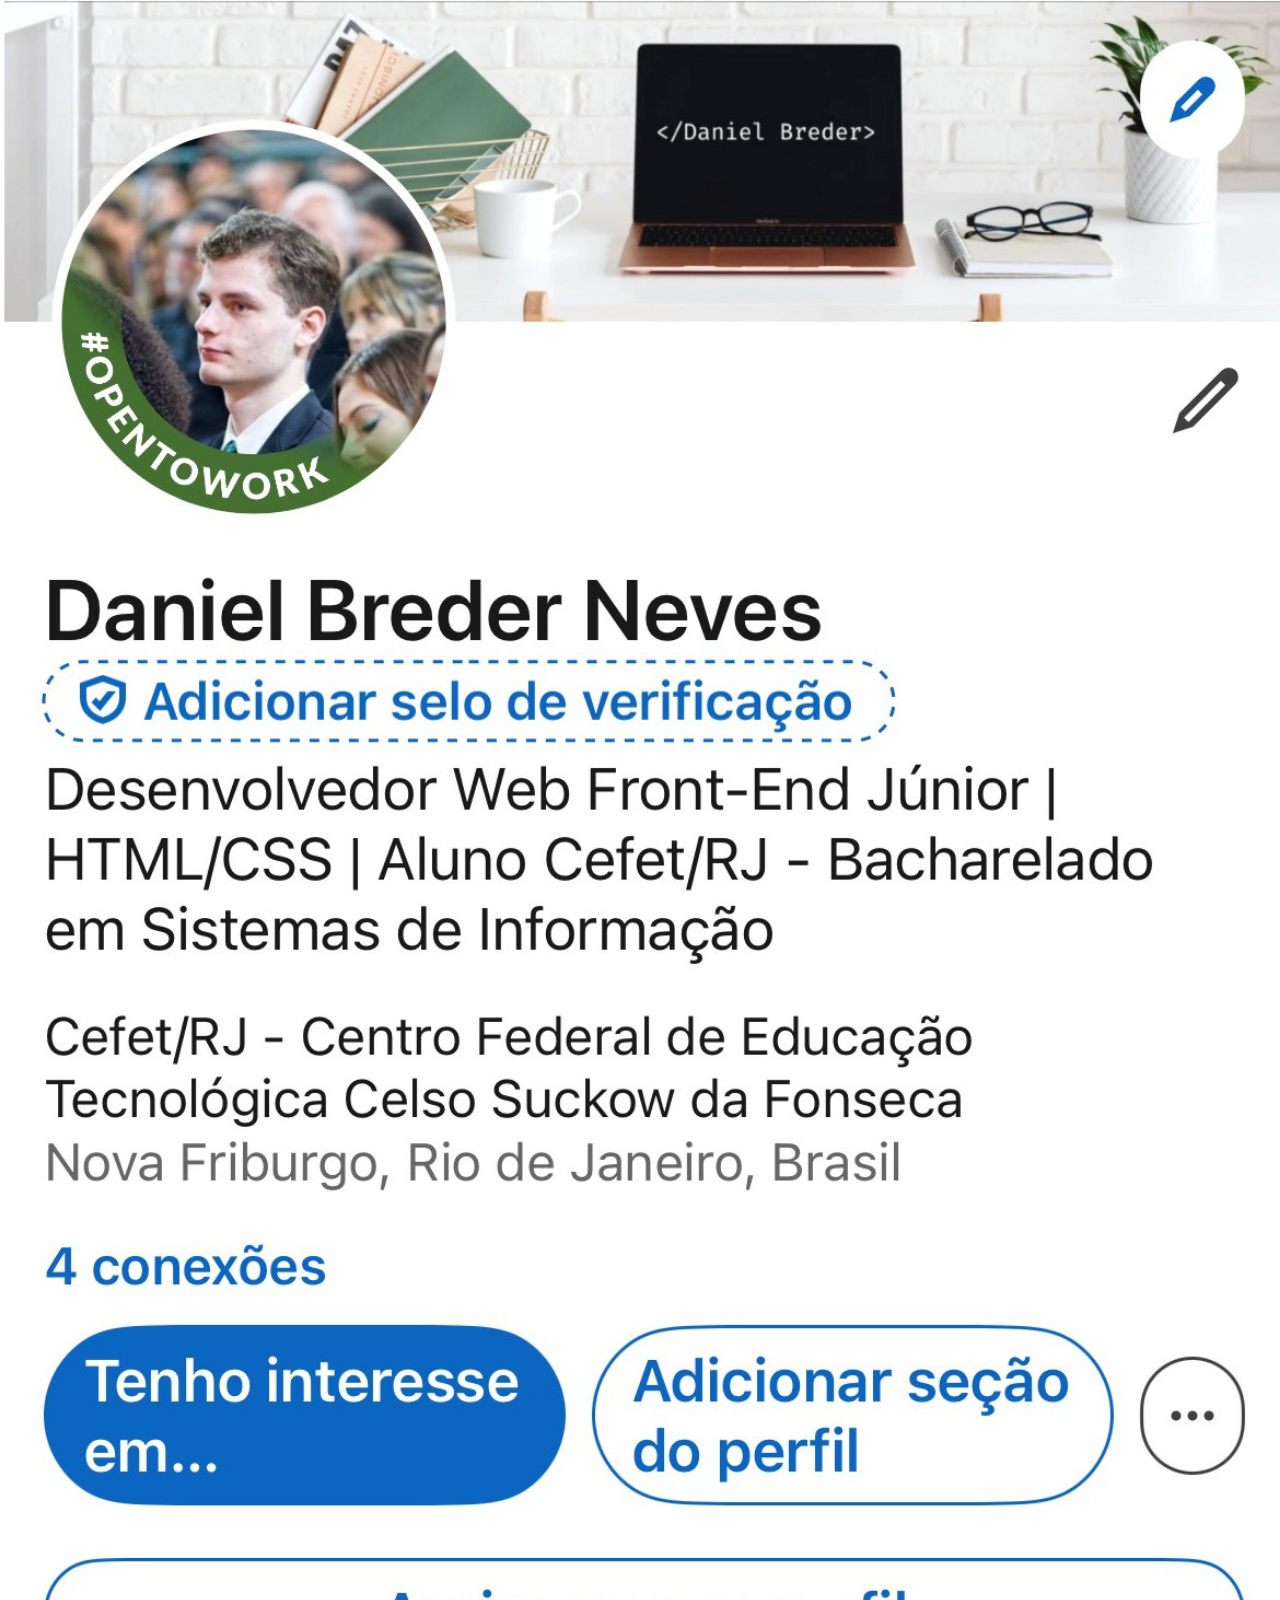
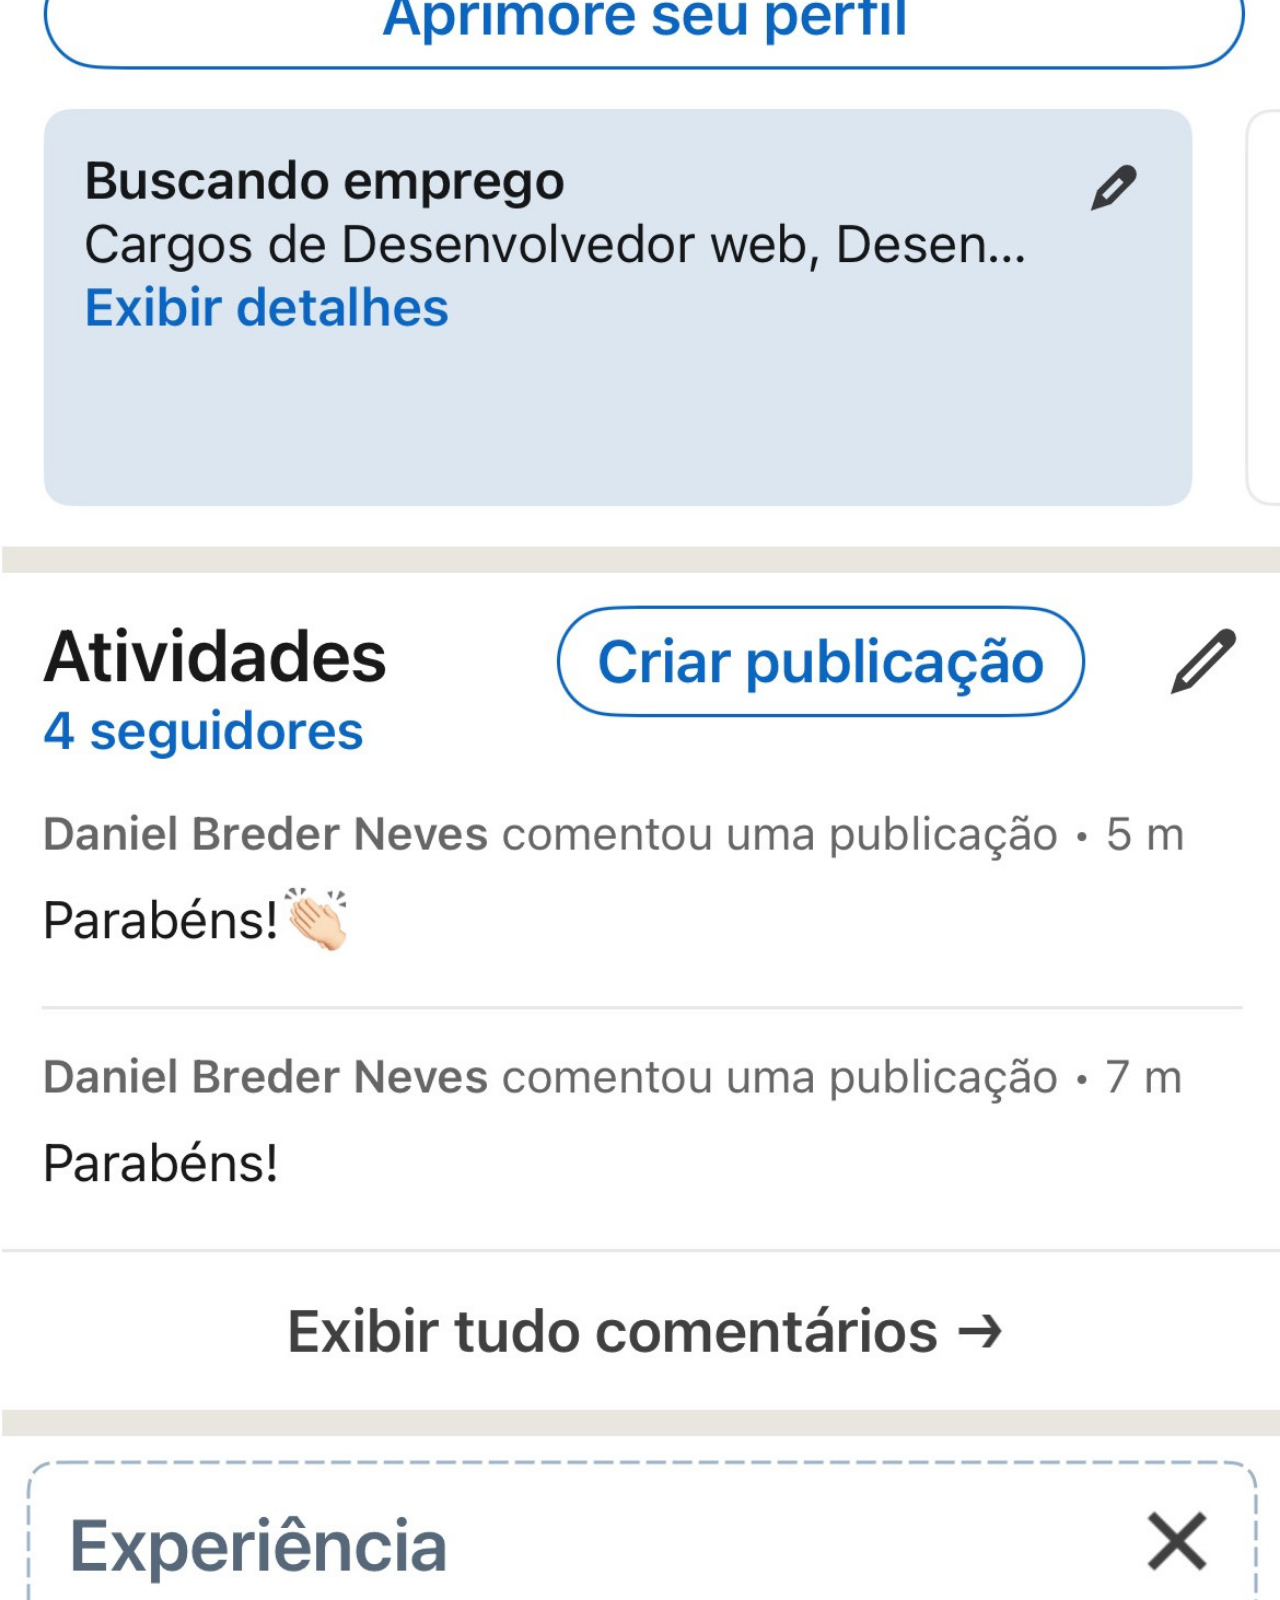
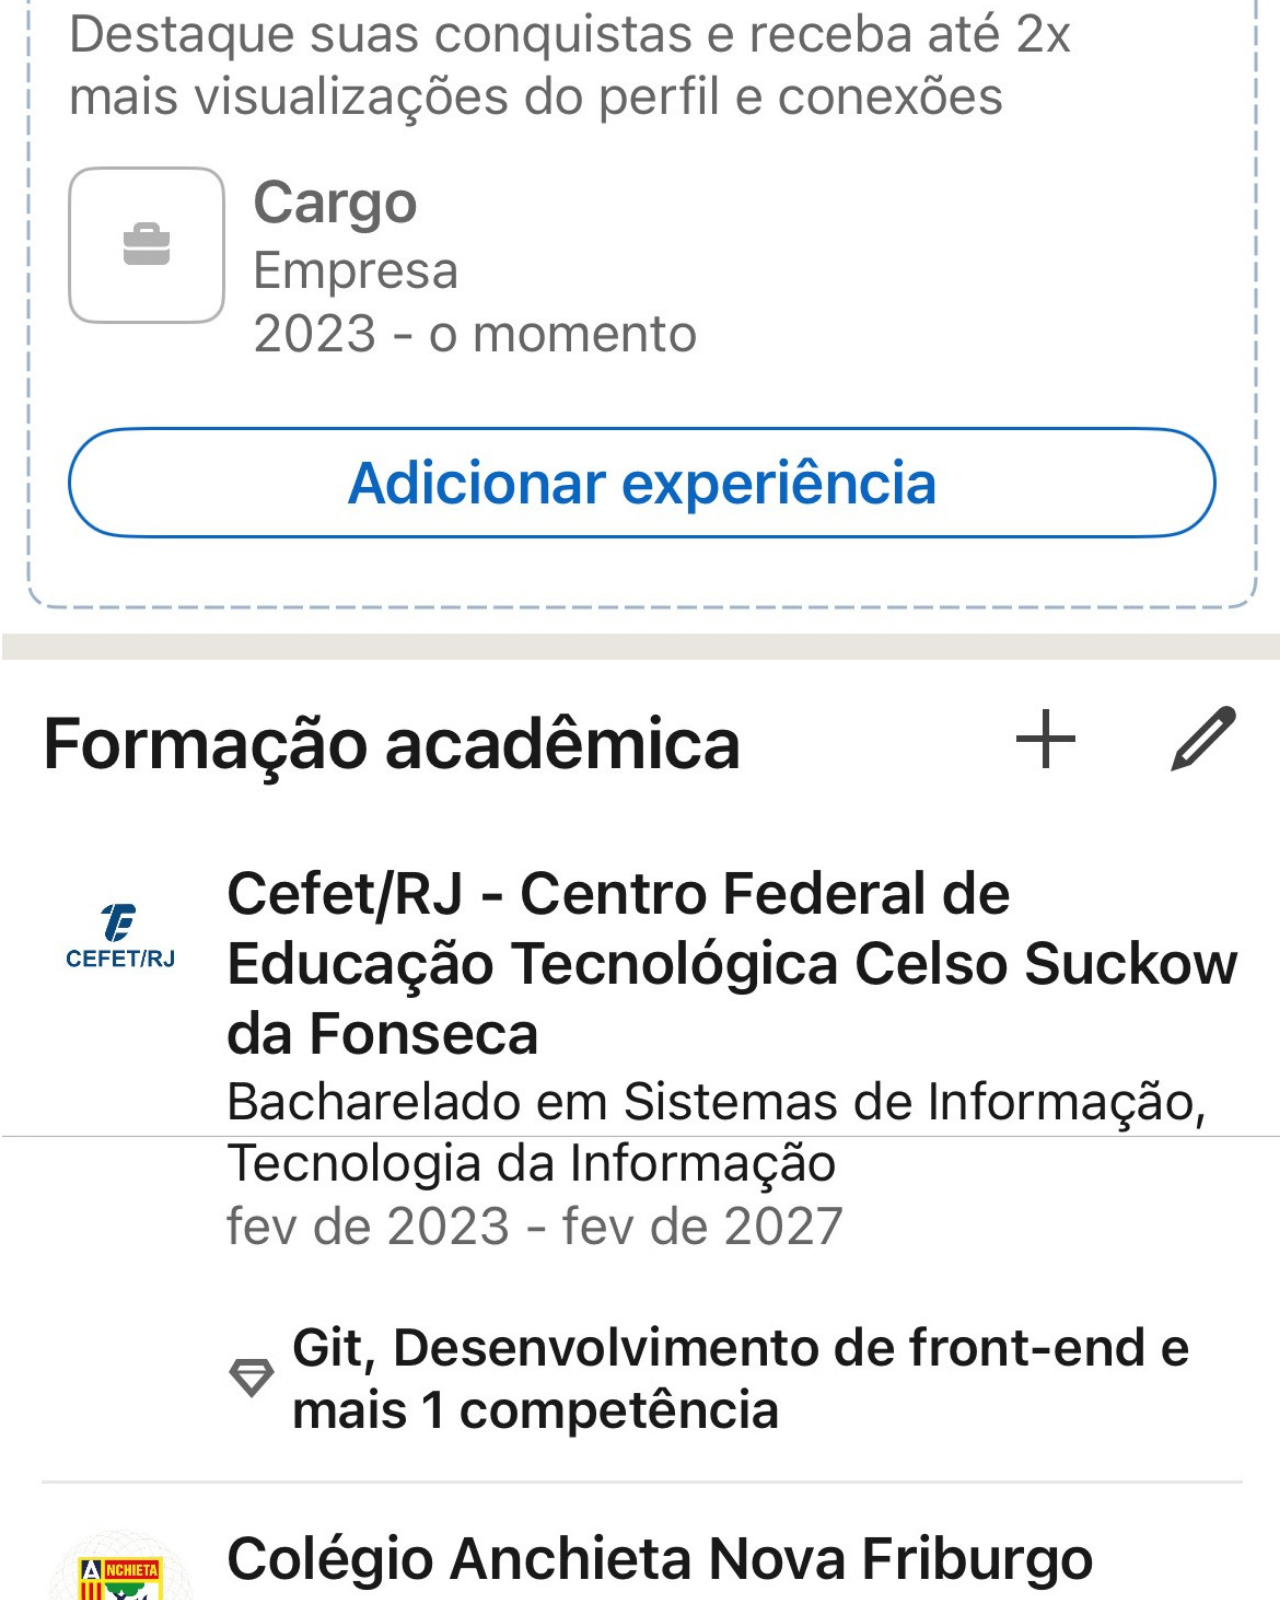
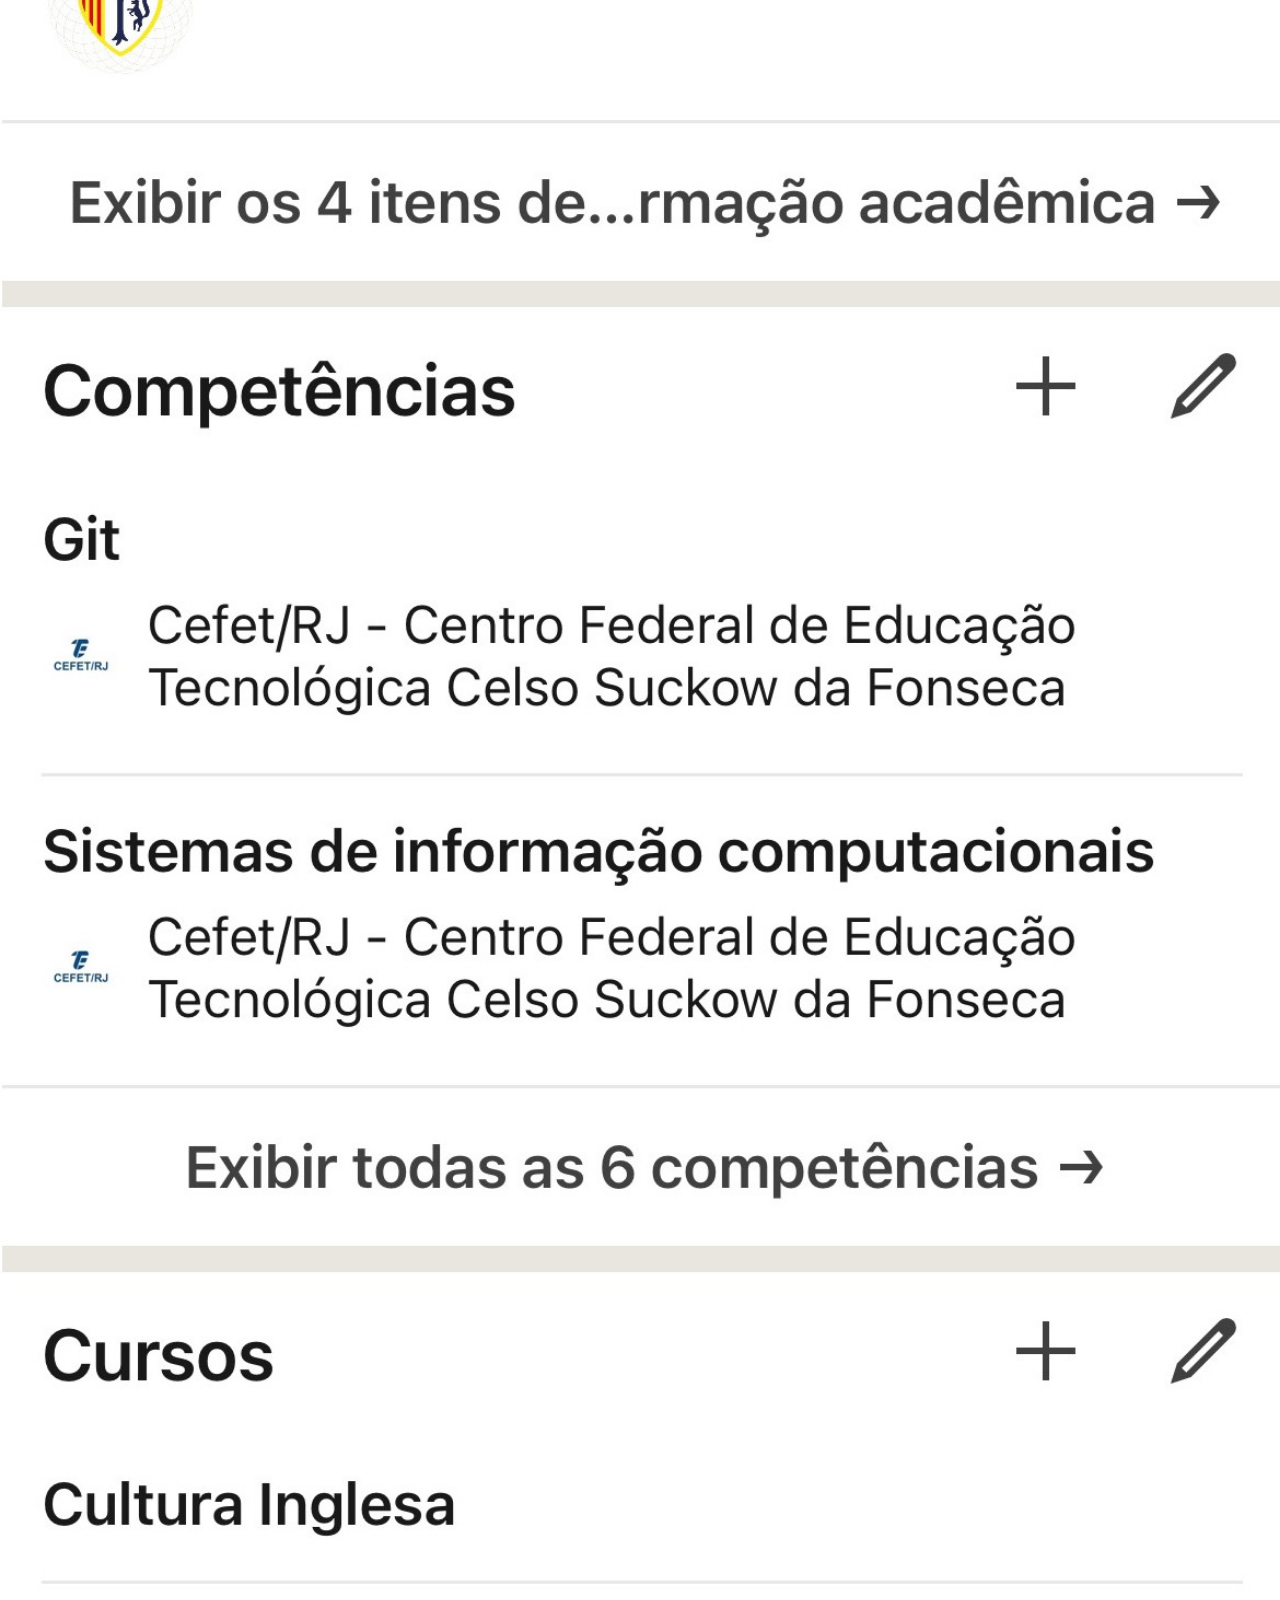
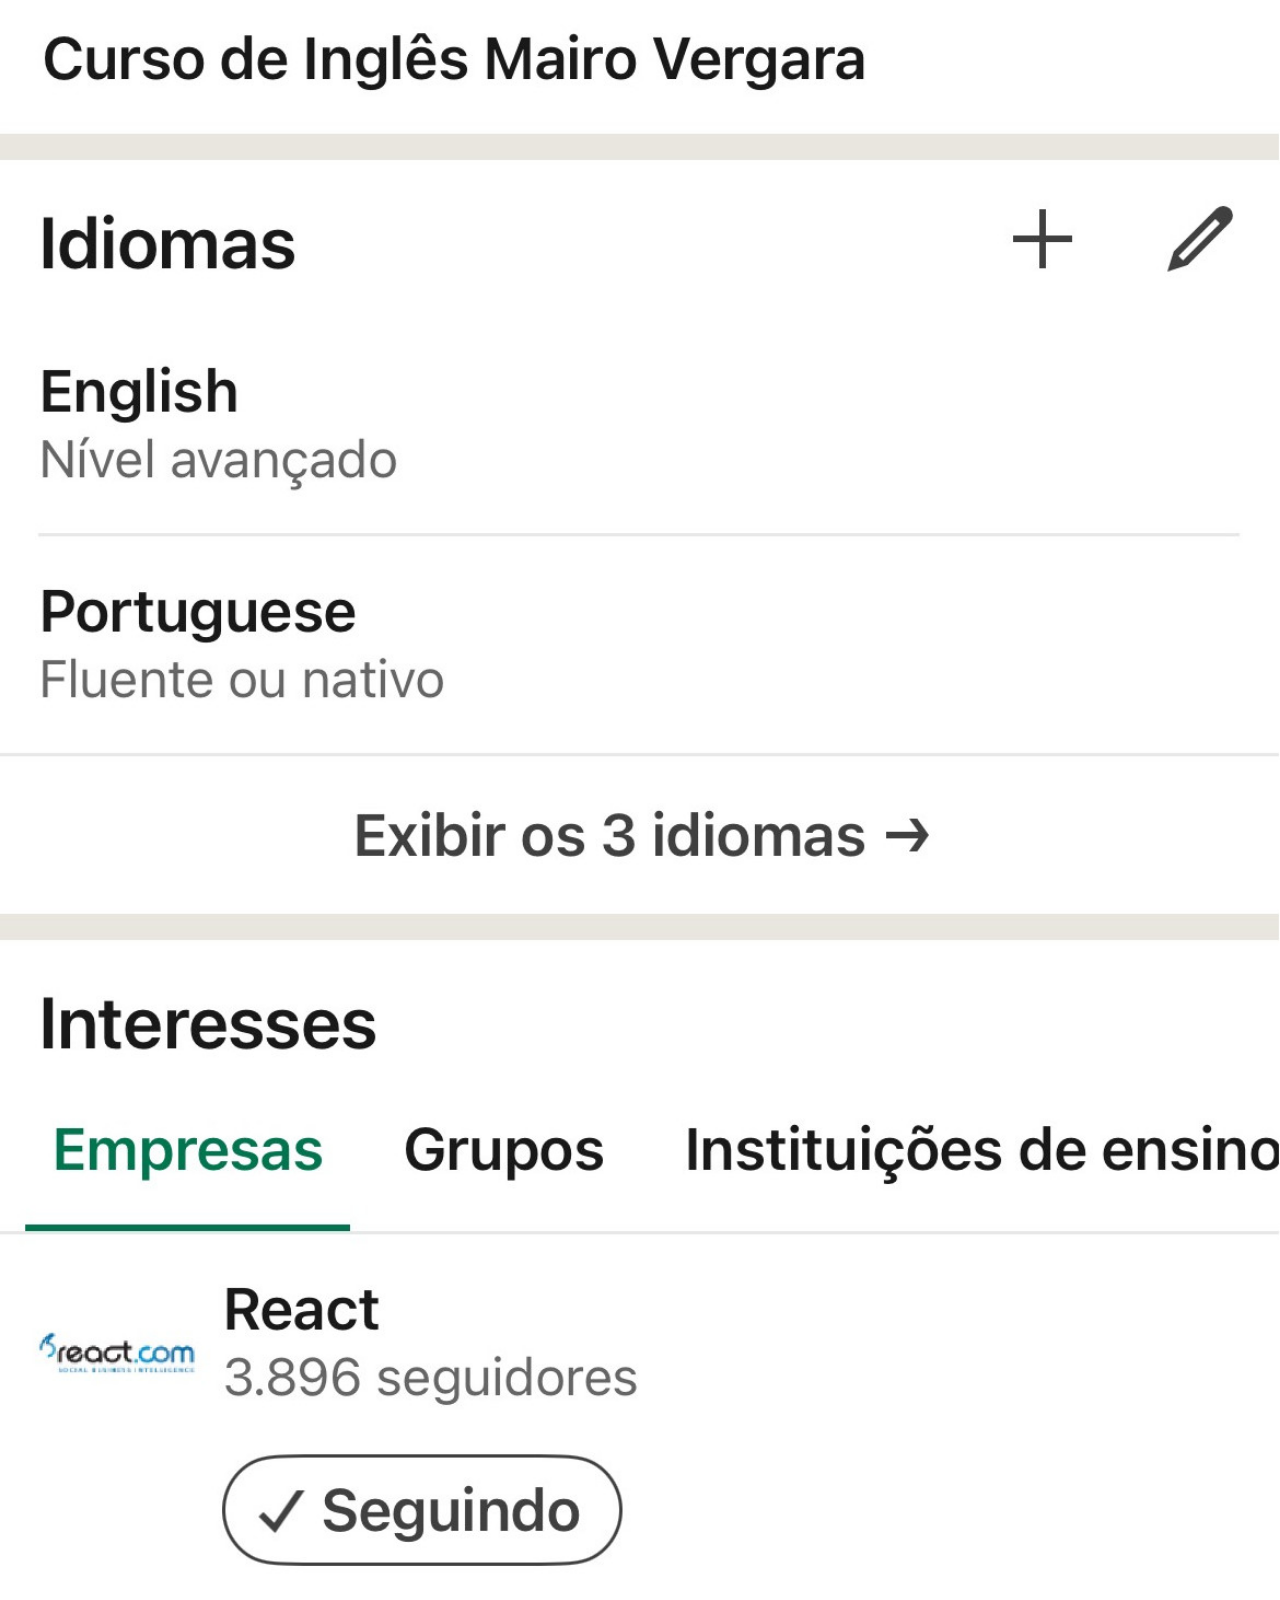
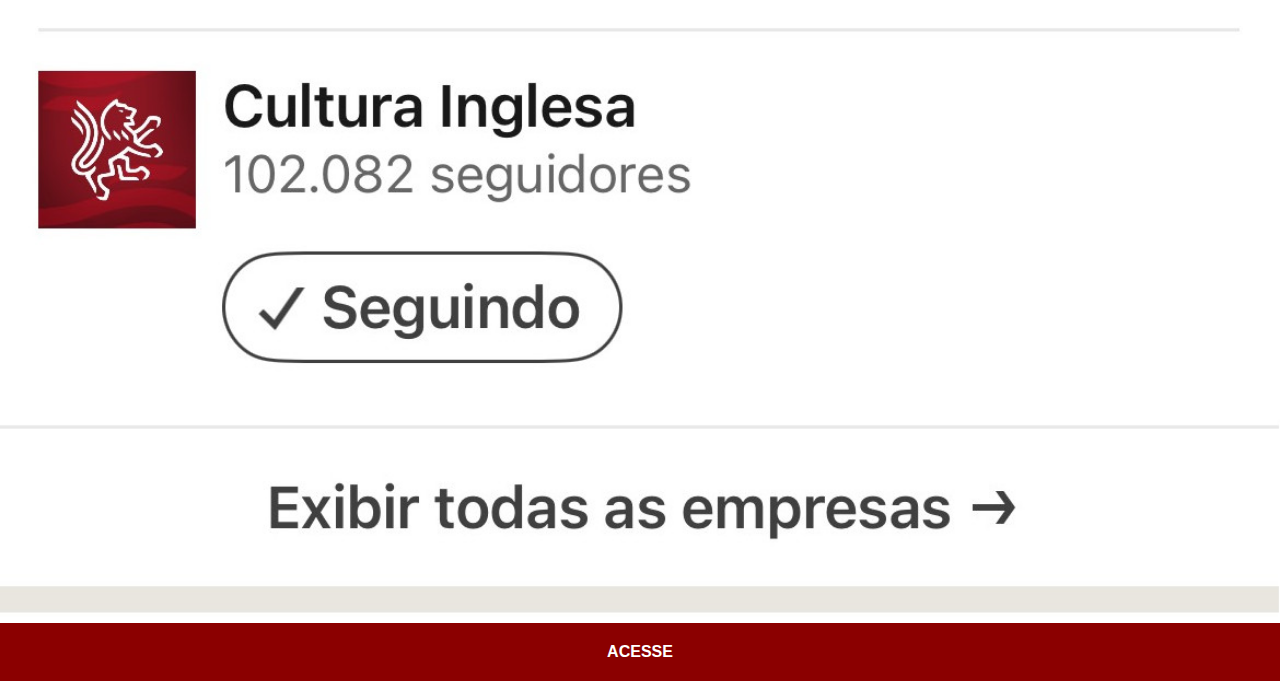
<file: linkedln.html>
<!DOCTYPE html>
<html lang="pt-br">
<head>
    <meta charset="UTF-8">
    <meta name="viewport" content="width=device-width, initial-scale=1.0">
    <title>Linkedln</title>
    <link rel="stylesheet" href="estilos/social.css">
</head>
<body>
    <img src="imagens/tela-linkedlin.jpg" alt="Linkedln"><a href="https://www.linkedin.com/in/daniel-breder/" target="_blank">ACESSE</a>
</body>
</html>
</file>
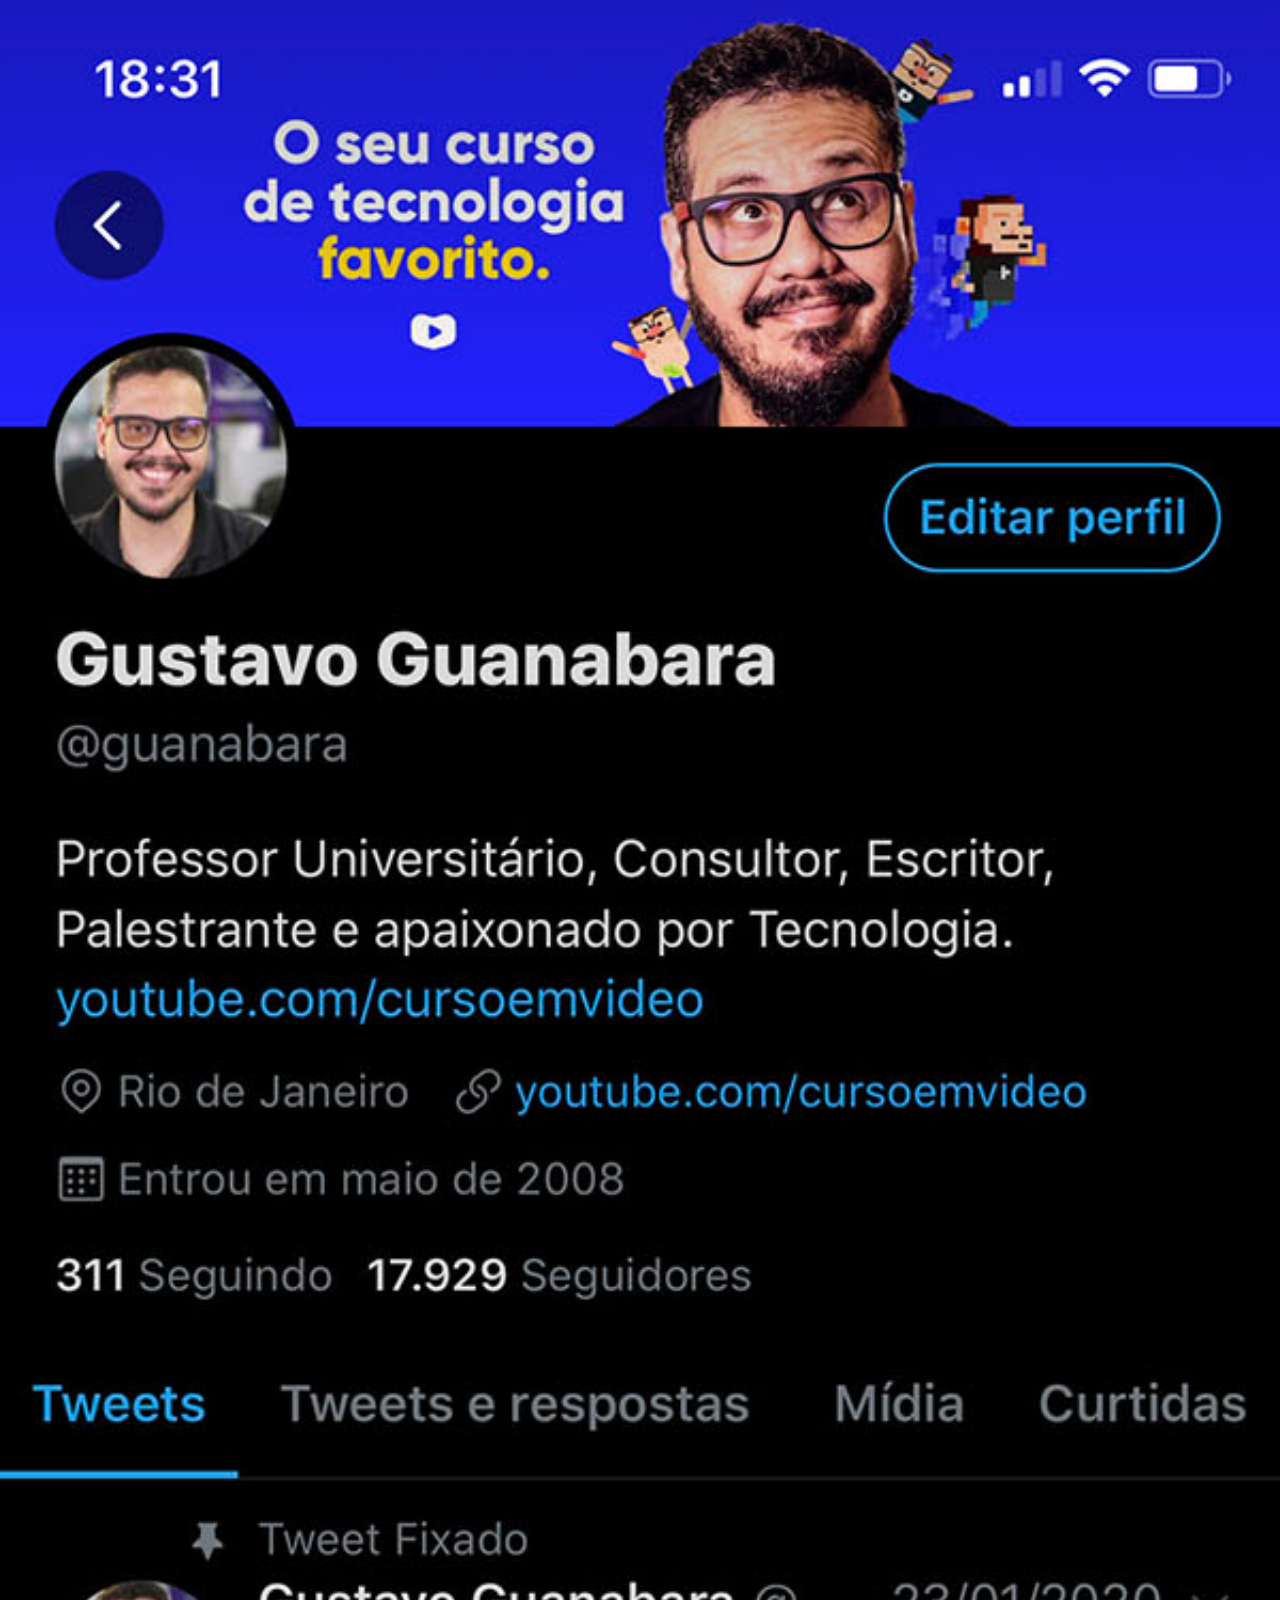
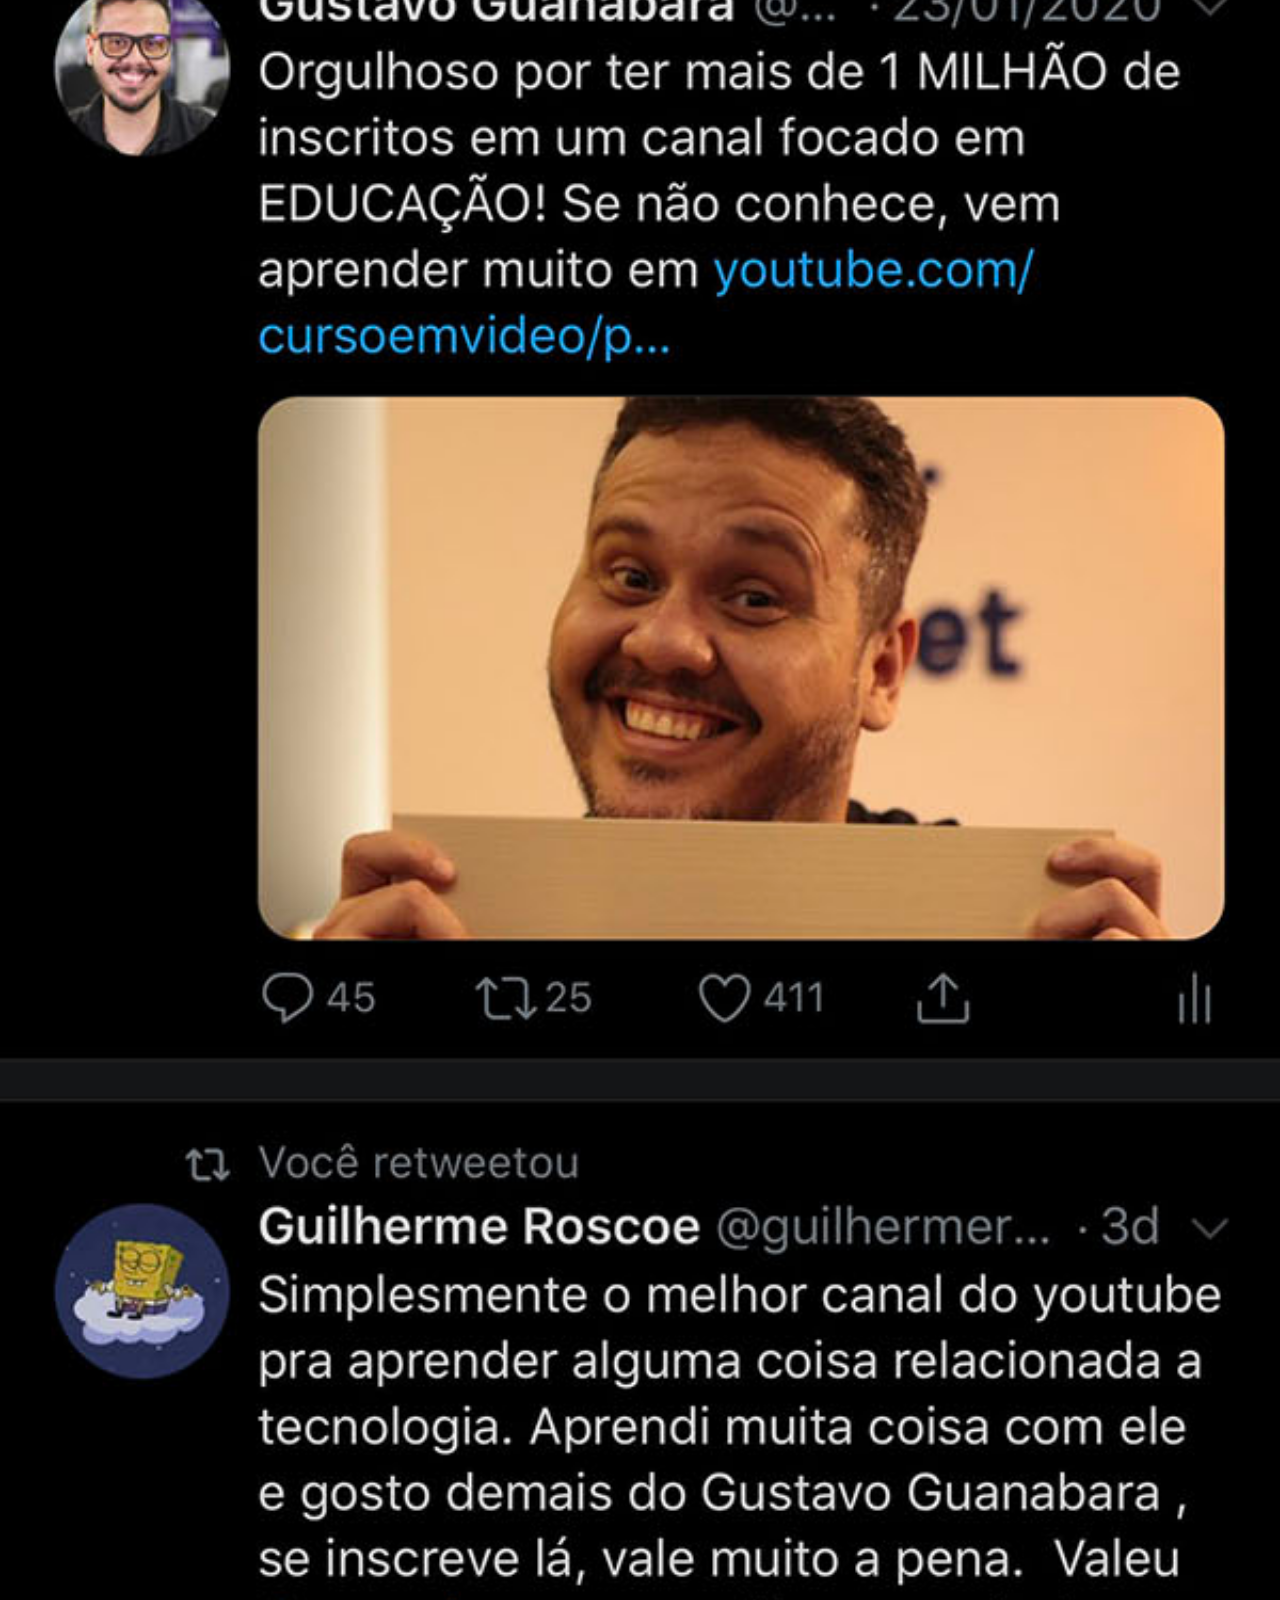
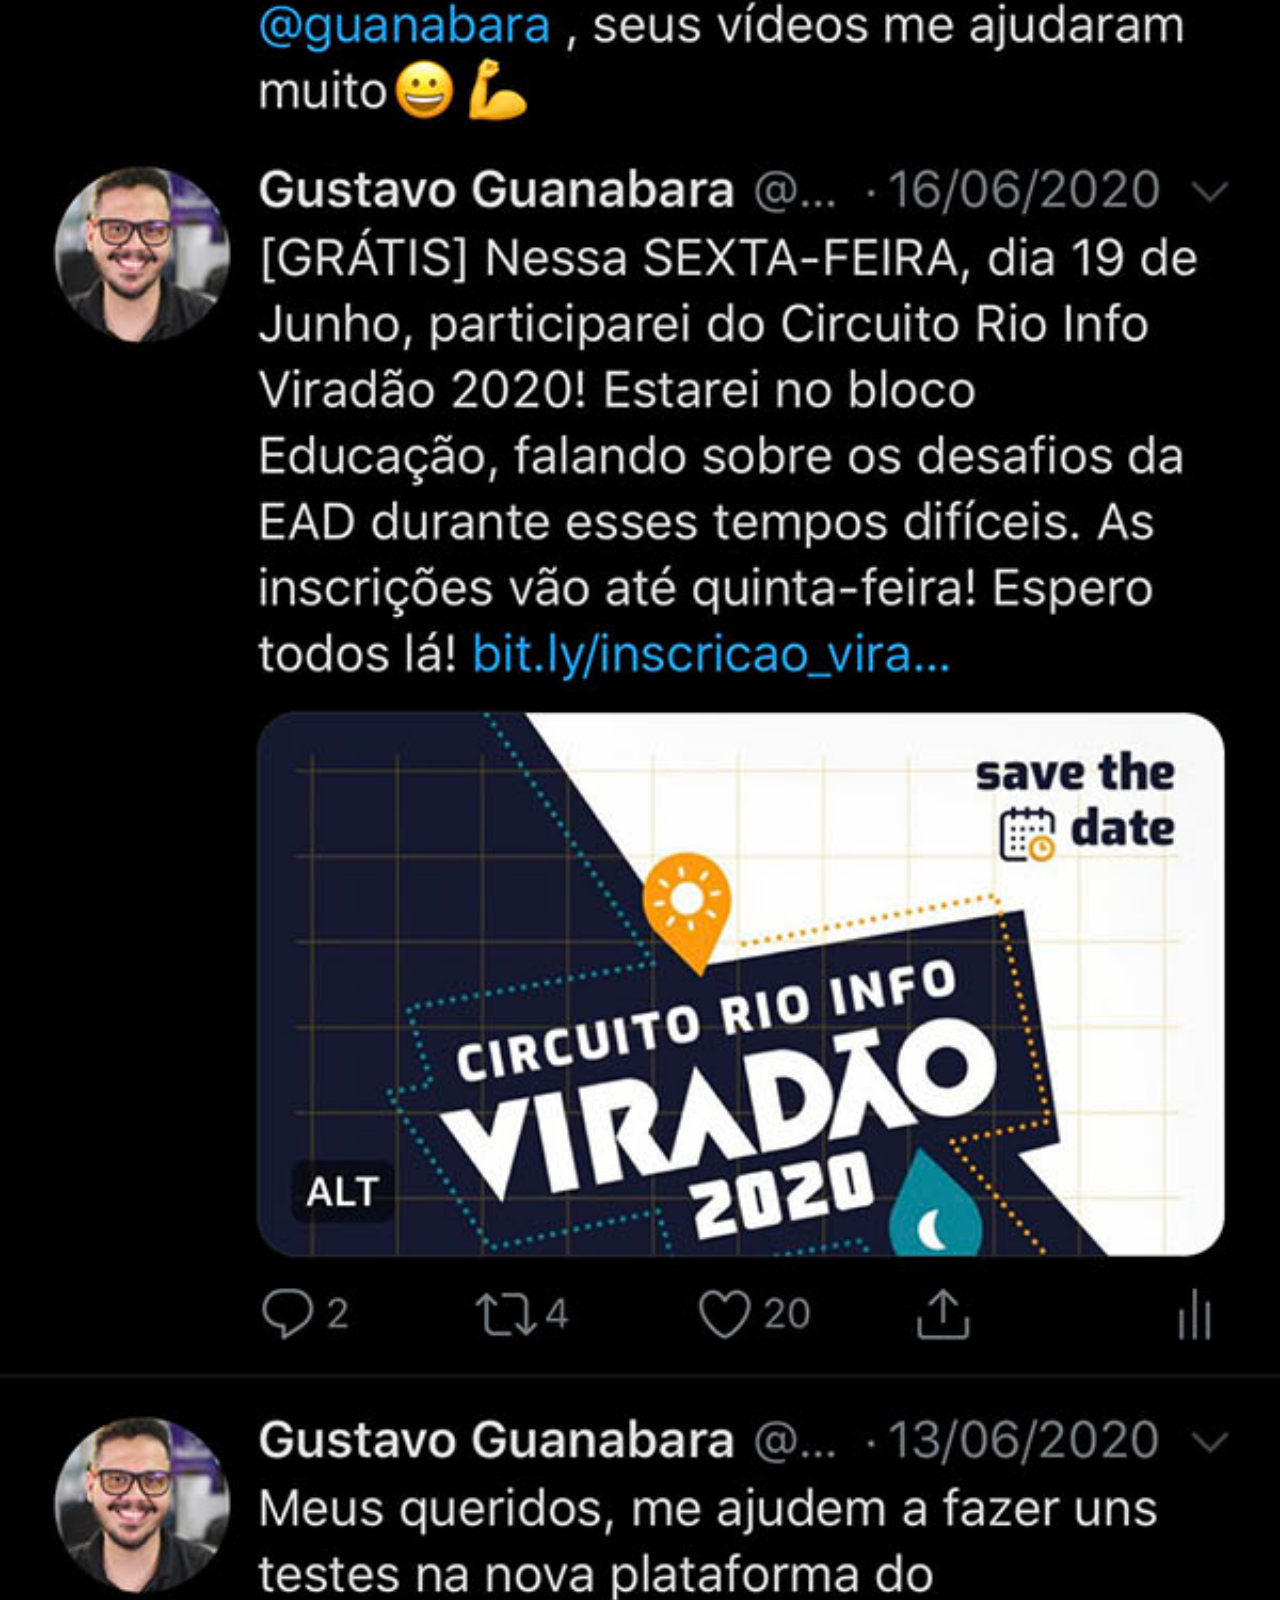
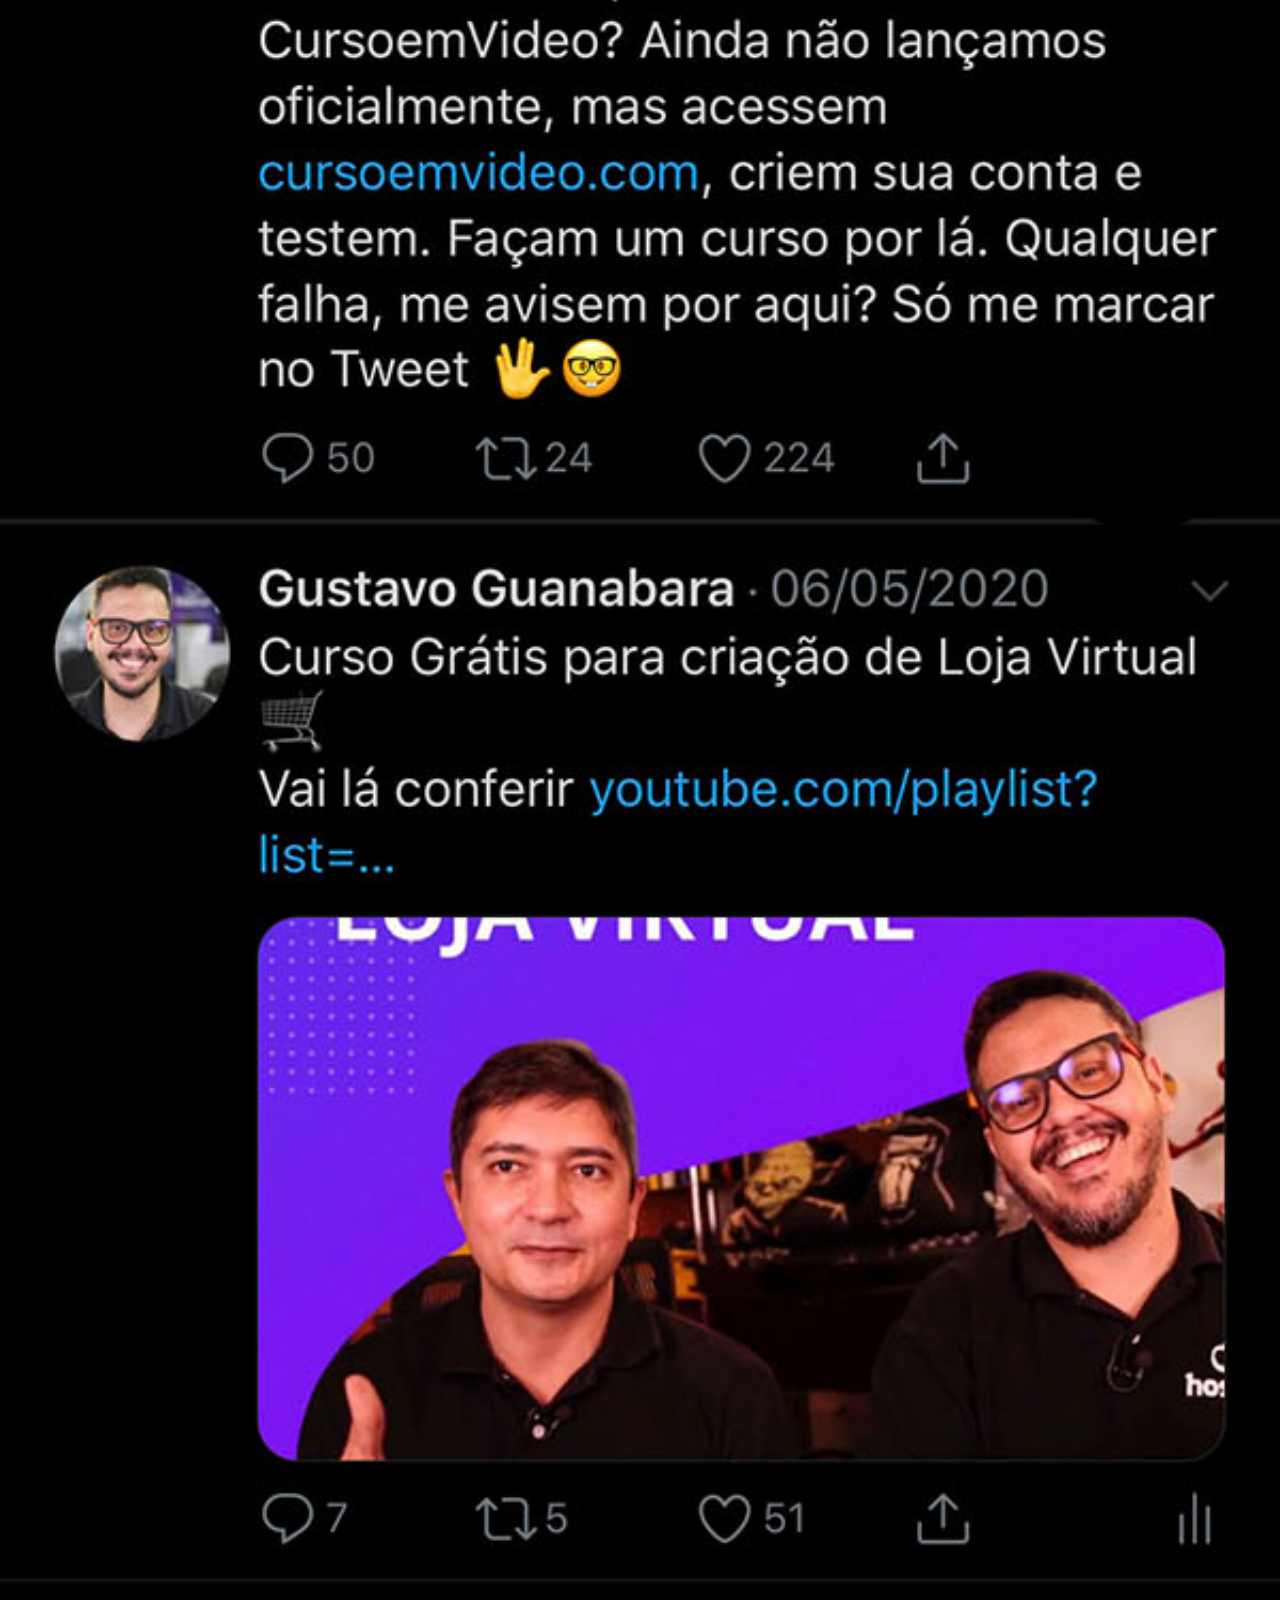
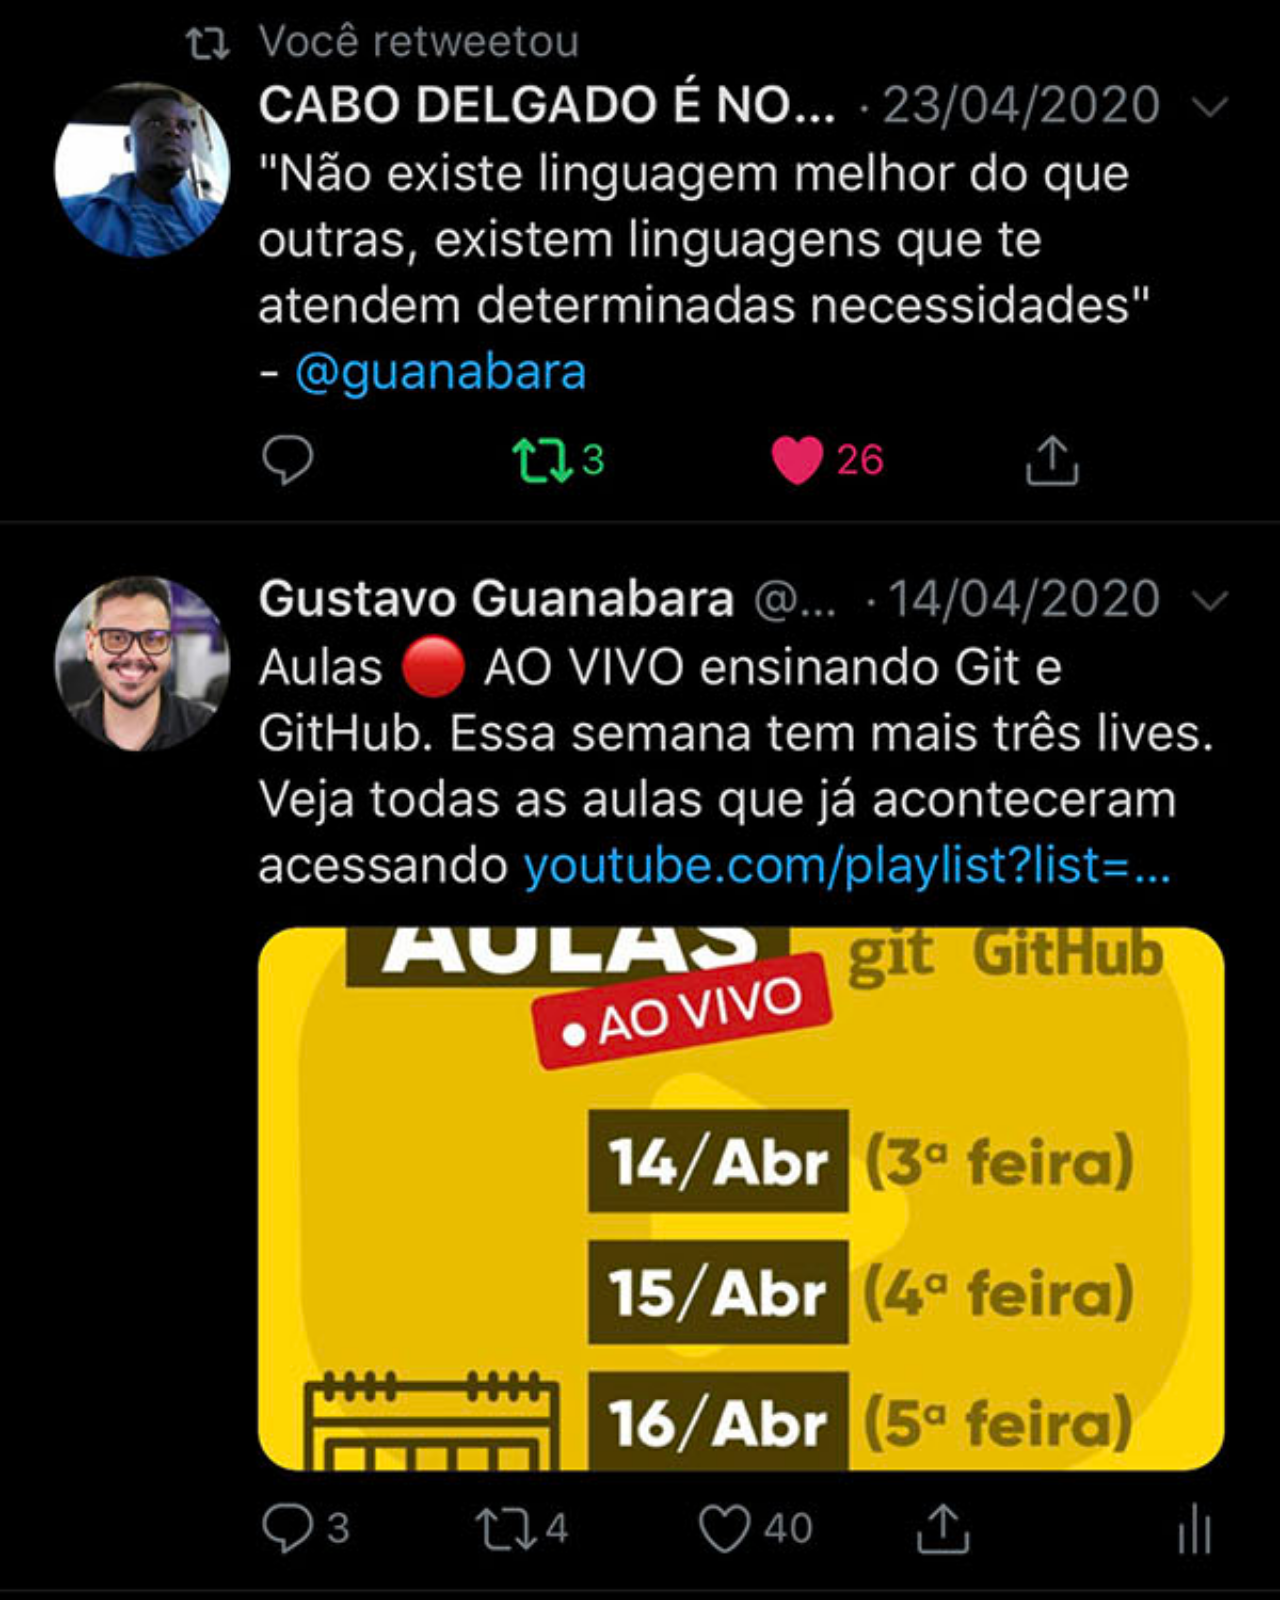
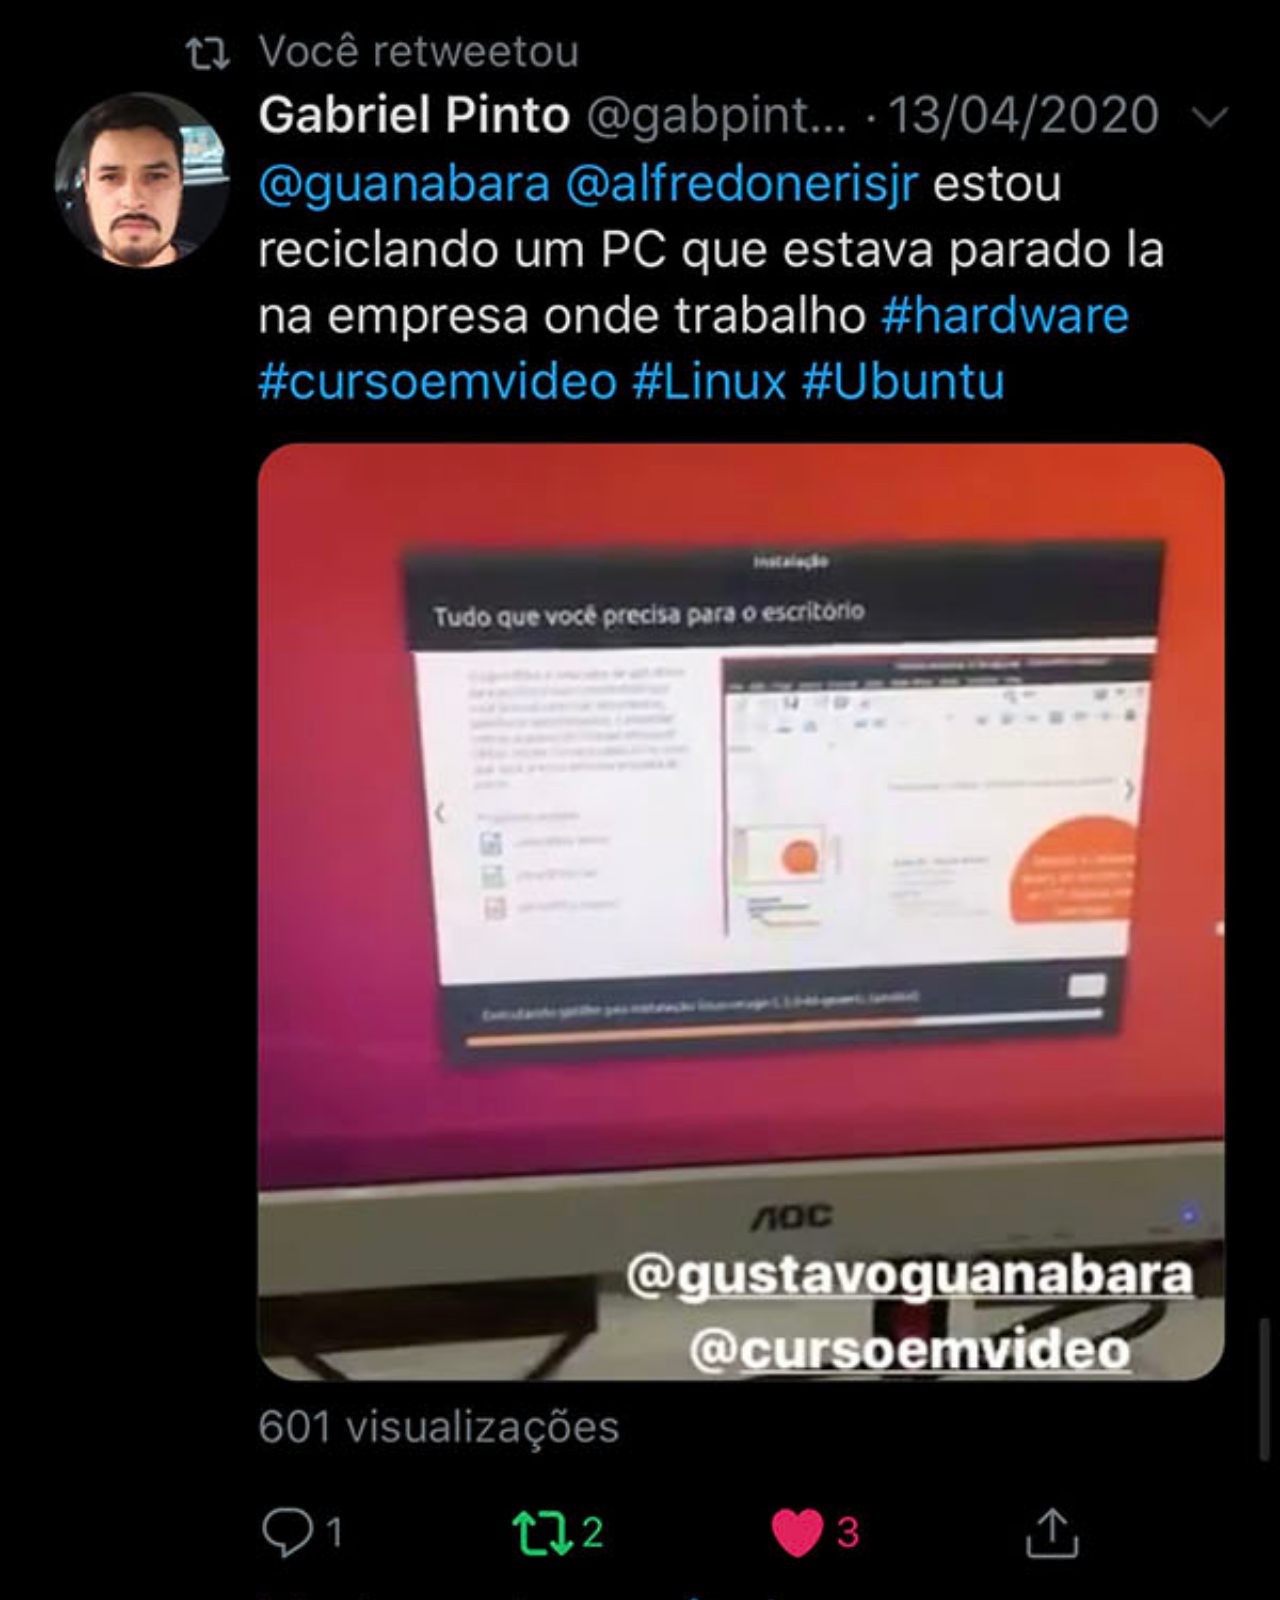
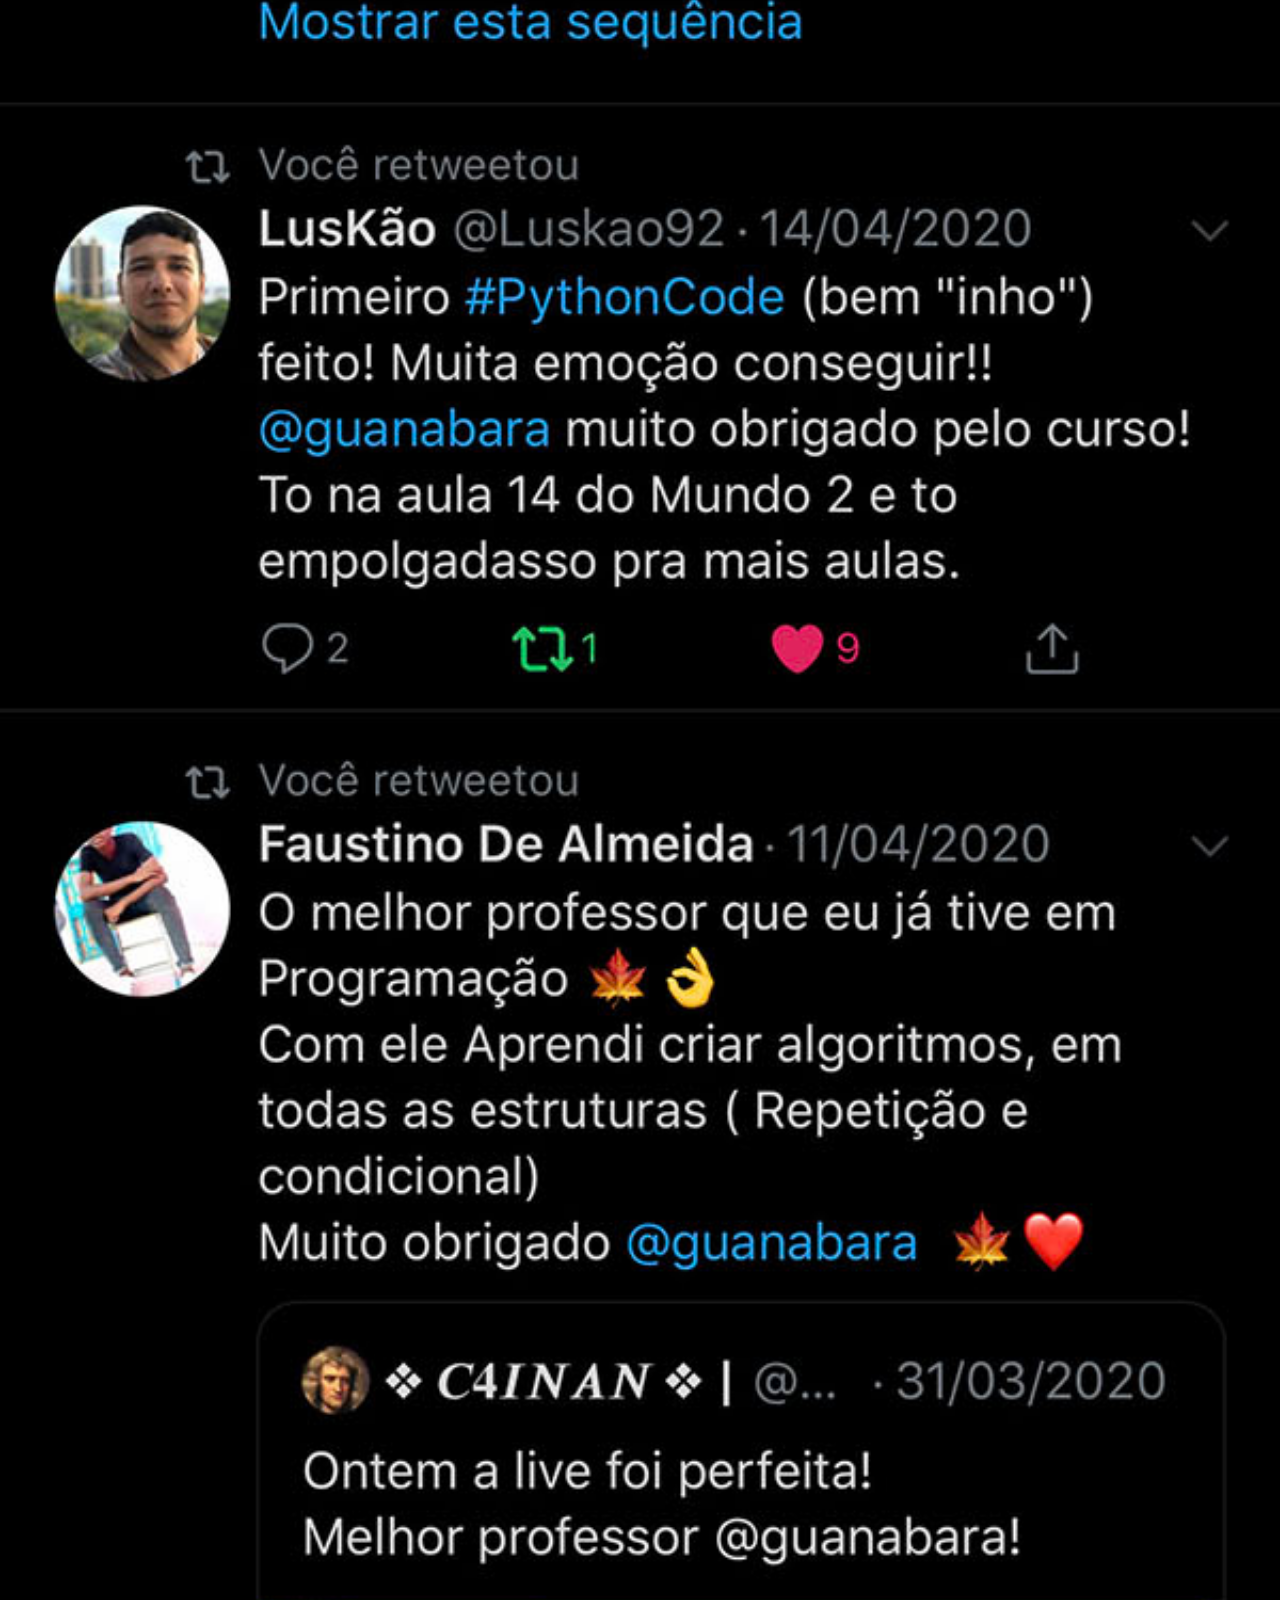
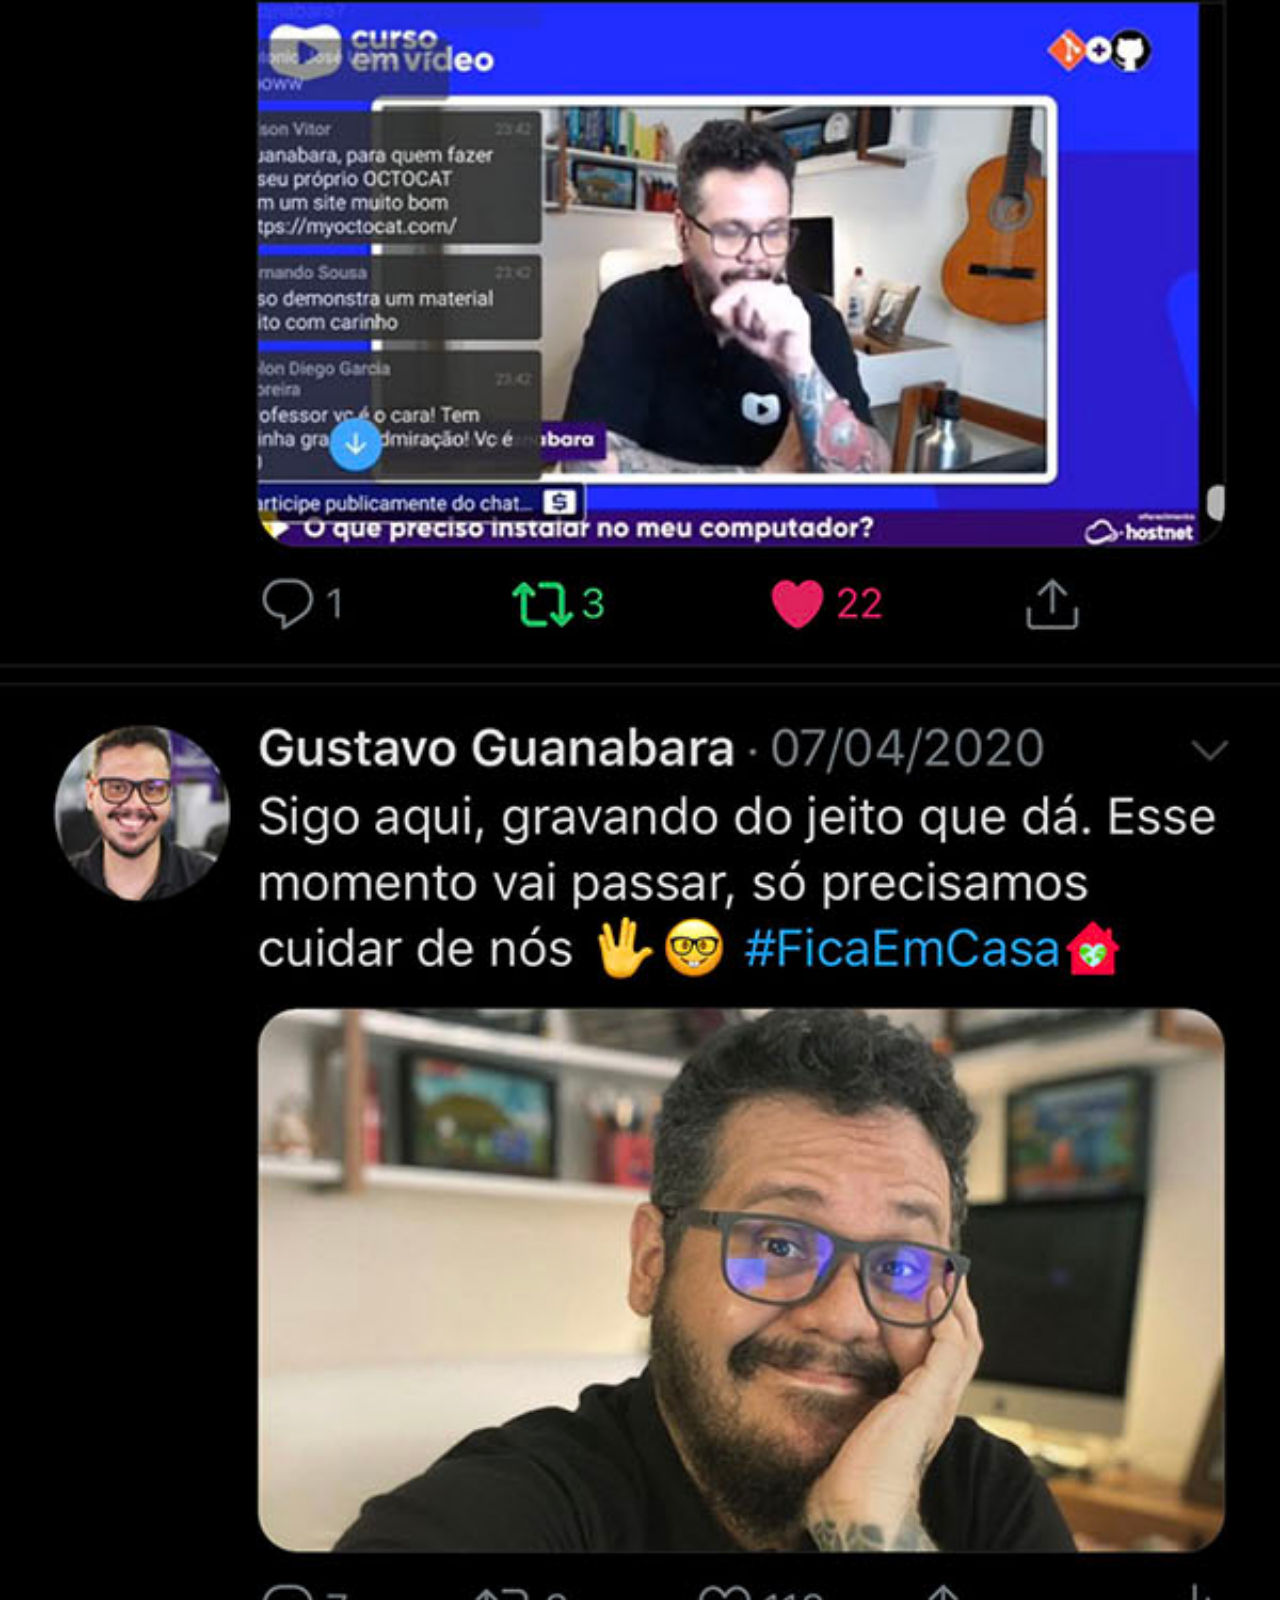
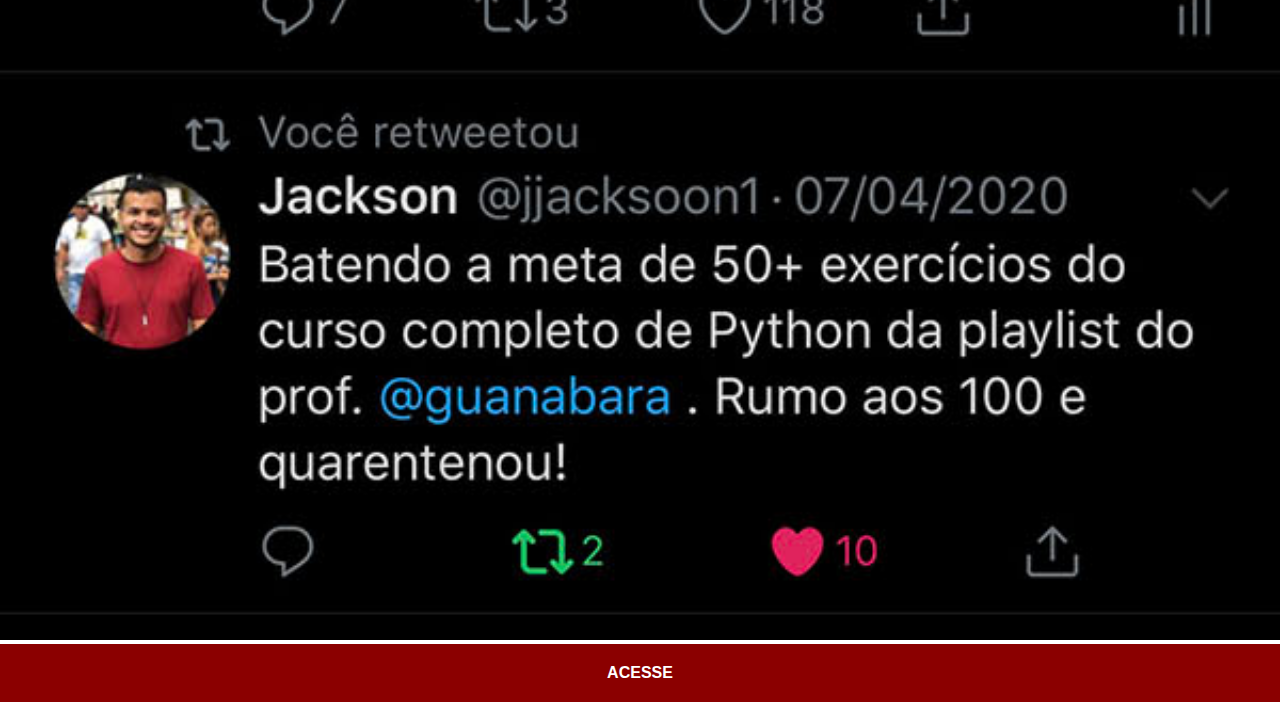
<file: twitter.html>
<!DOCTYPE html>
<html lang="pt-br">
<head>
    <meta charset="UTF-8">
    <meta name="viewport" content="width=device-width, initial-scale=1.0">
    <title>Twitter</title>
    <link rel="stylesheet" href="estilos/social.css">
</head>
<body>
    <img src="imagens/tela-twitter.jpg" alt="Twitter"><a href="https://x.com/daniel_breder" target="_blank">ACESSE</a>
</body>
</html>
</file>
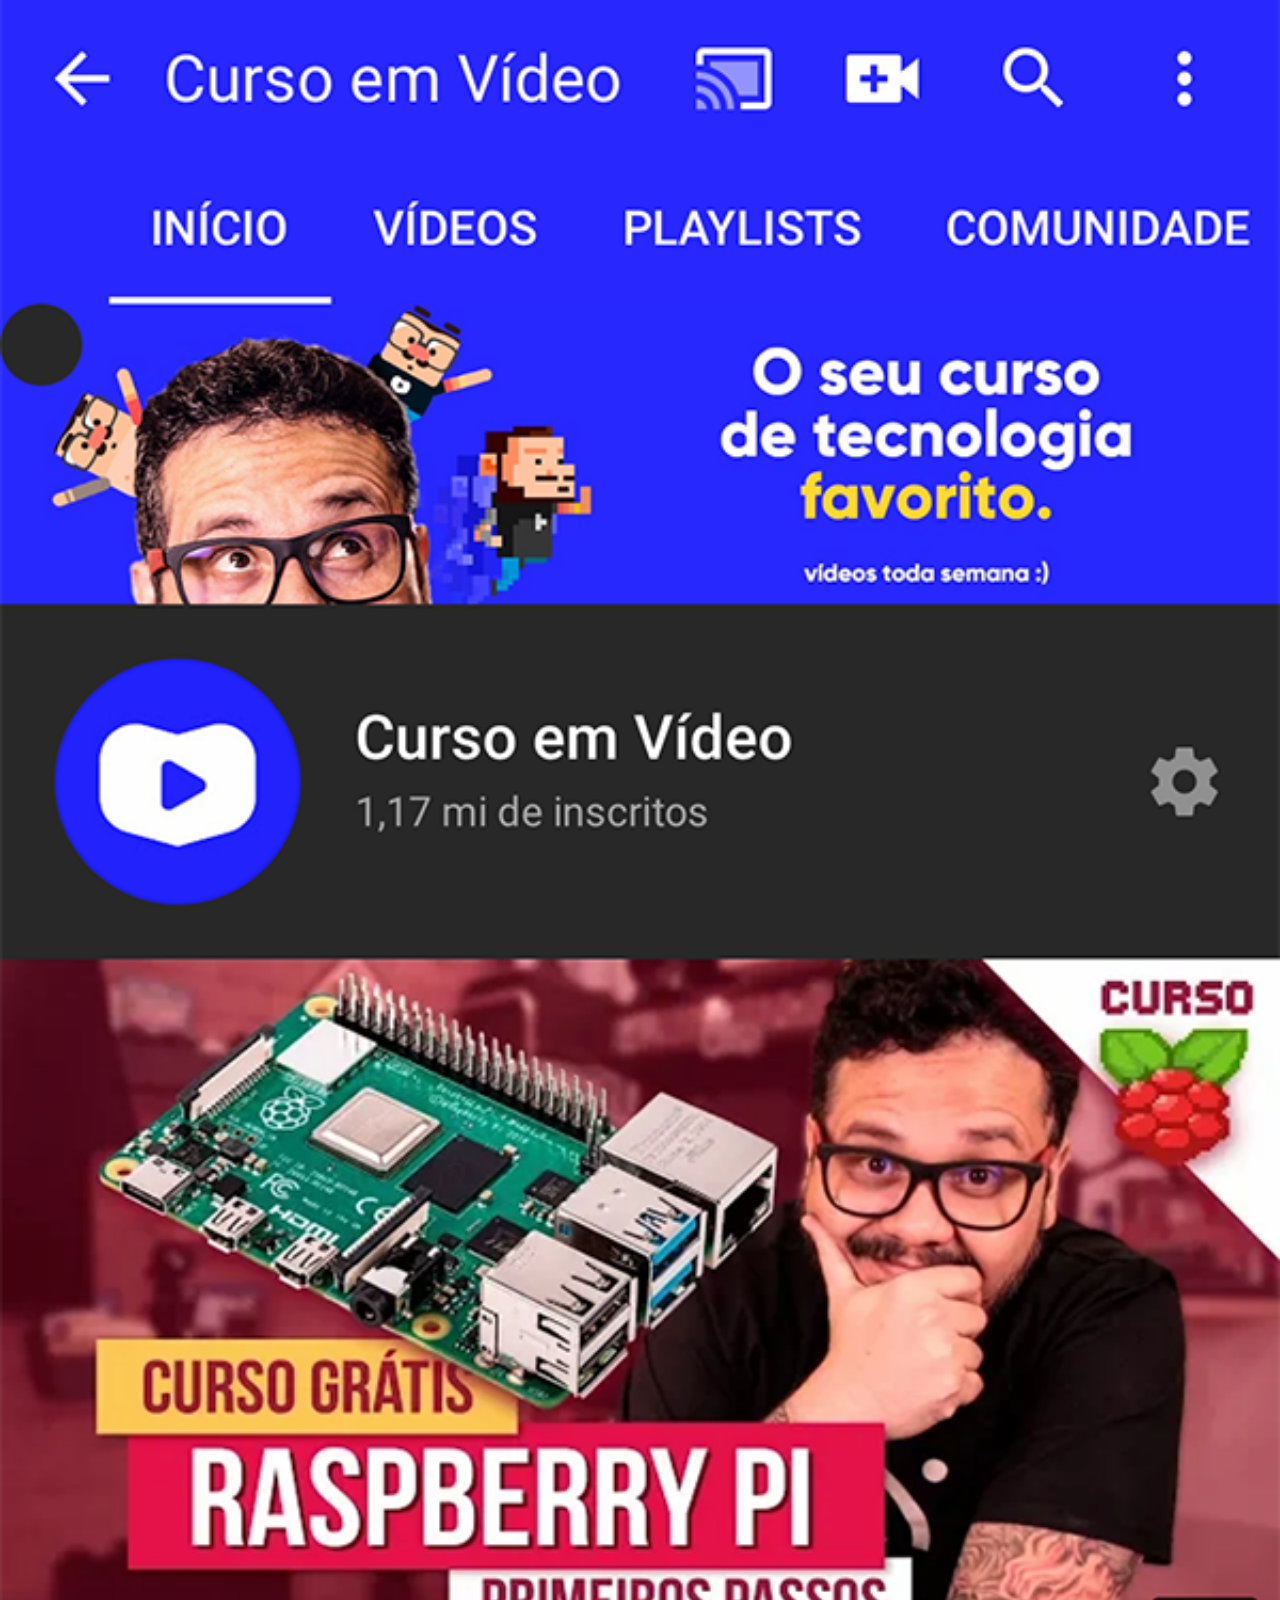
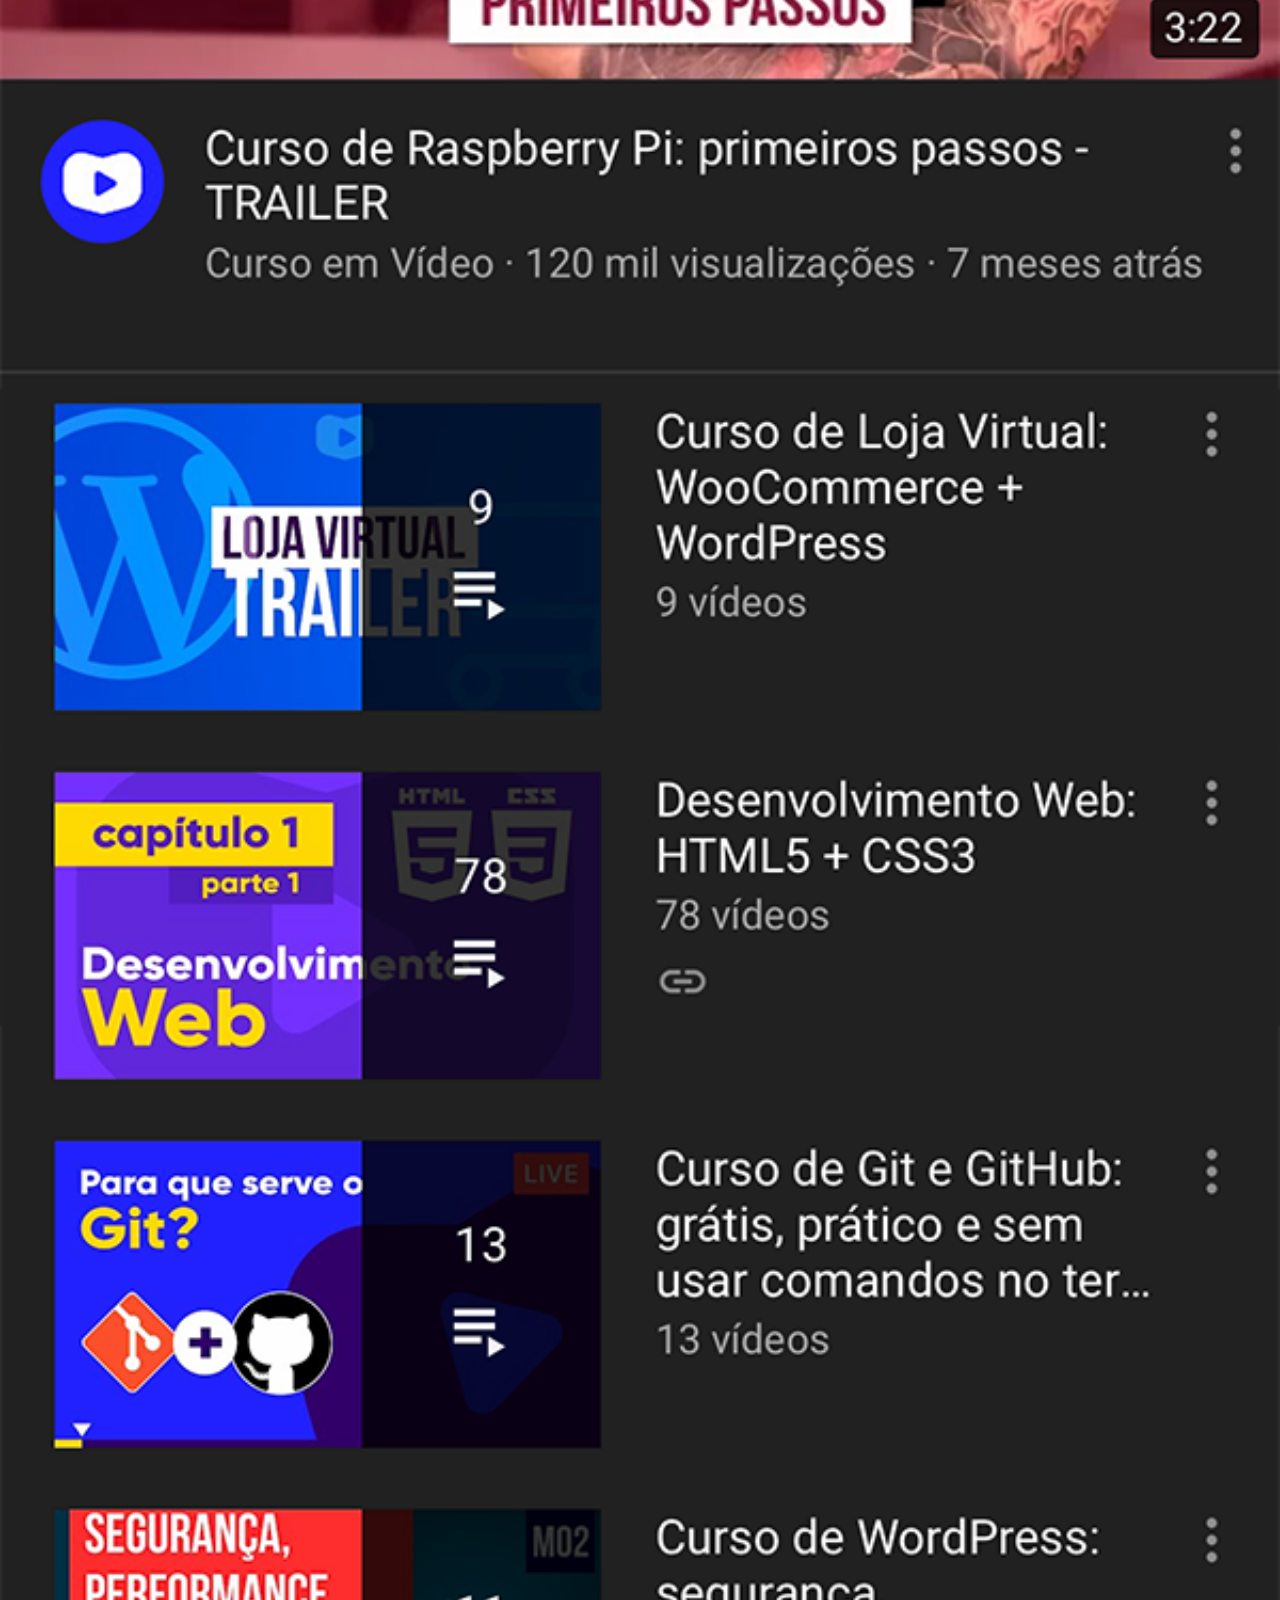
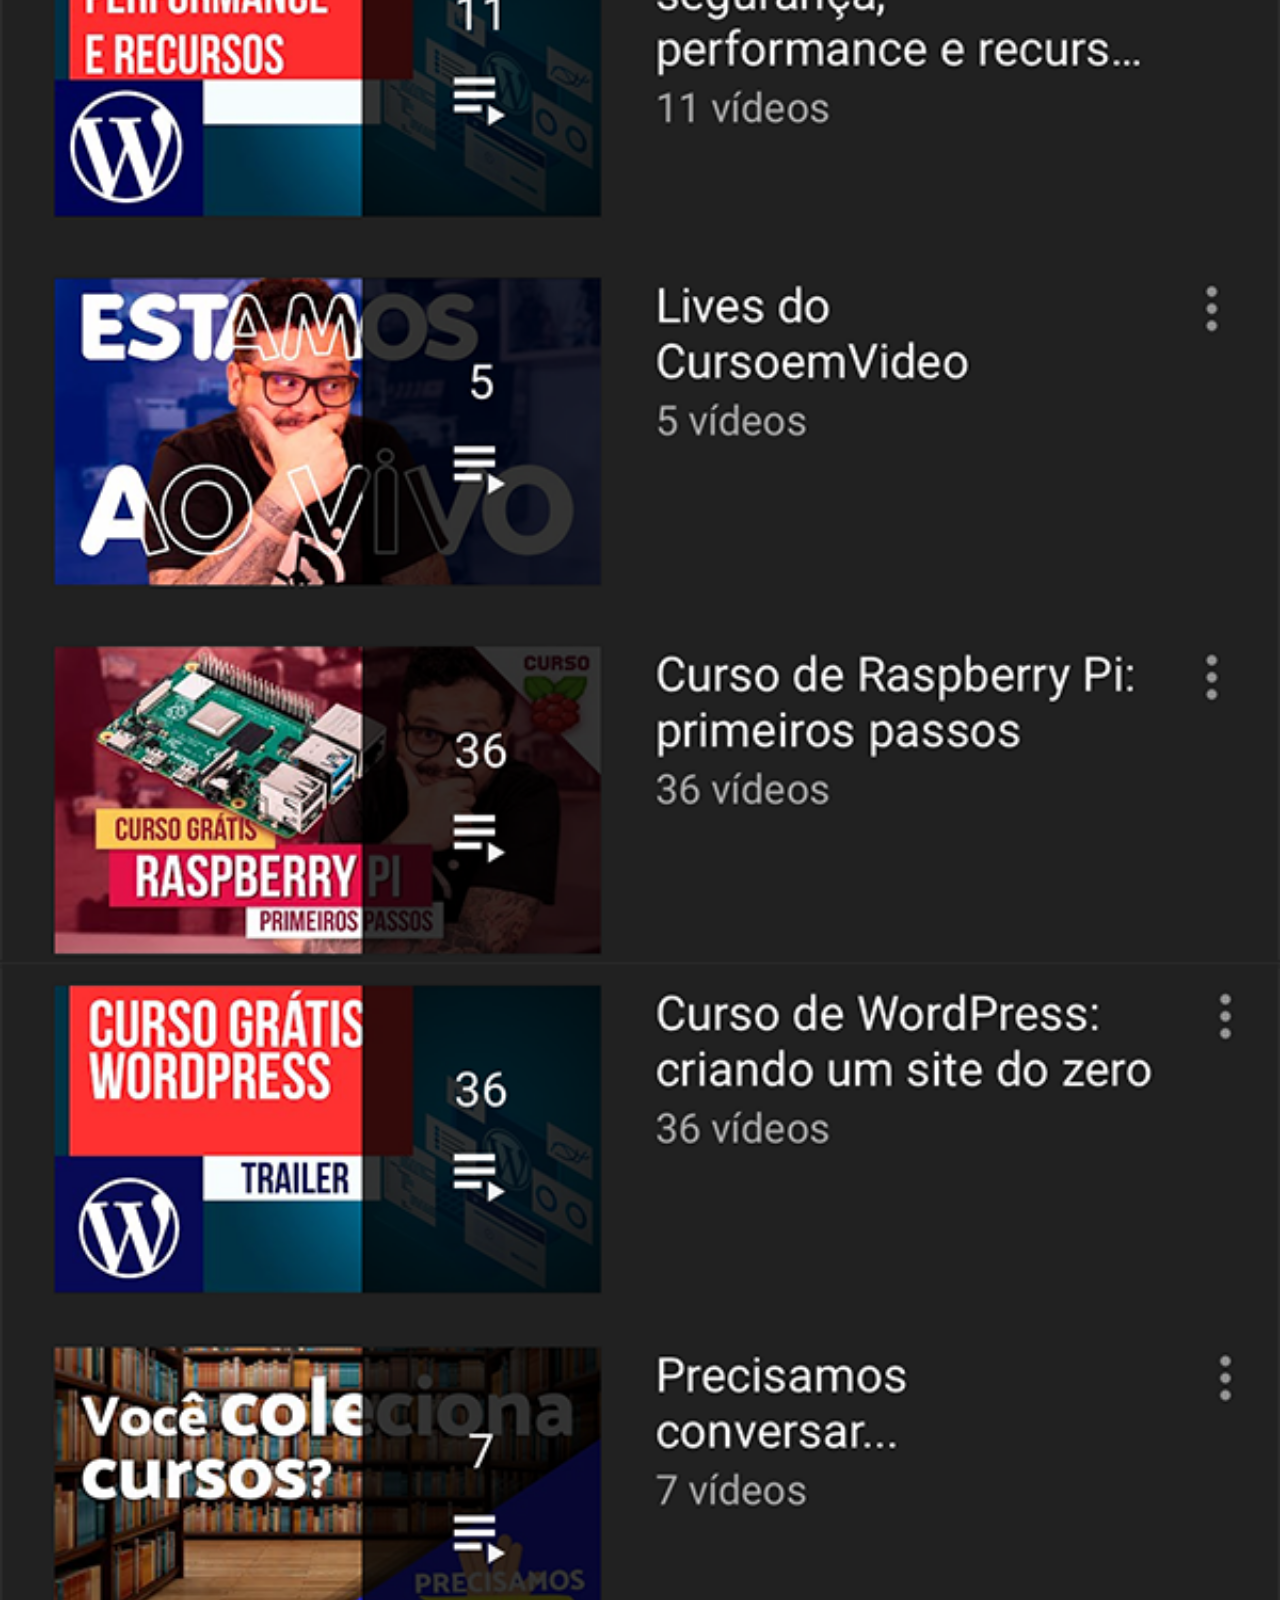
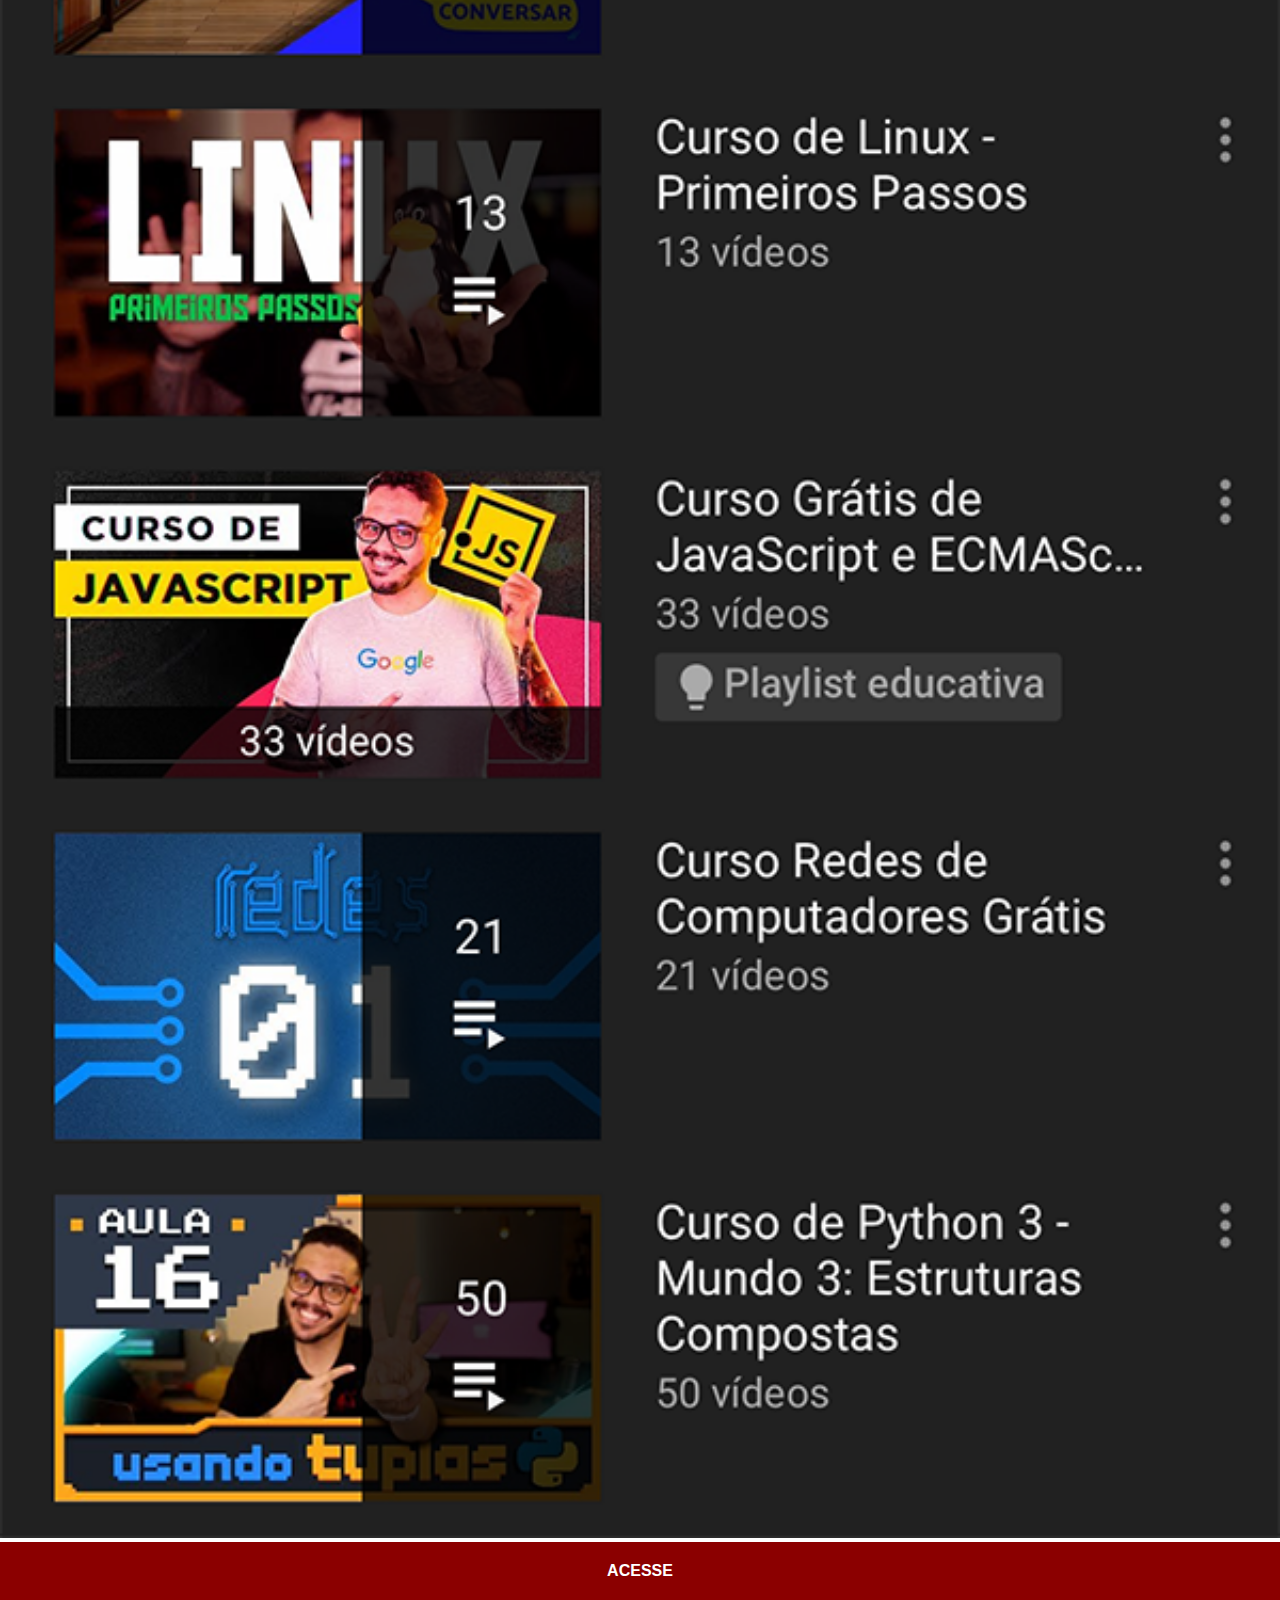
<file: youtube.html>
<!DOCTYPE html>
<html lang="pt-br">
<head>
    <meta charset="UTF-8">
    <meta name="viewport" content="width=device-width, initial-scale=1.0">
    <title>YouTube</title>
    <link rel="stylesheet" href="estilos/social.css">
</head>
<body>
    <img src="imagens/tela-youtube.png" alt="YouTube"><a href="https://www.youtube.com/c/CursoemV%C3%ADdeo/playlists" target="_blank">ACESSE</a>
</body>
</html>
</file>
<file: estilo/style.css>
@charset "UTF-8";

* {
    margin: 0px;
    padding: 0px;
    font-family: Arial, Helvetica, sans-serif;
}

html, body {
    height: 100vh;
    width: 100vw;
    background-color: black;
}

body {
    background: url('../imagens/fundo-madeira.jpg') no-repeat top center;
    background-size: cover;
    background-attachment: fixed;
}

main {
    position: relative;
    height: 100vh;
}

section#telefone {
    position: absolute;
    top: 50%;
    left: 50%;
    transform: translate(-50%, -50%);

    height: 627px;
    width: 311px;
    background-color: blue;
    background: url('../imagens/frame-iphone.png') no-repeat;
}

iframe#tela {
    position: relative;
    top: 80px;
    left: 22px;
    width: 267px;
    height: 471px;
}

section#redes-sociais {
    text-align: right;
}

section#redes-sociais img {
    width: 50px;
    margin: 10px;
    border-radius: 50%;
    box-shadow: 2px 2px 5px rgba(0, 0, 0, 0.400);
    box-sizing: border-box;
}

section#redes-sociais img:hover {
    border: 2px solid rgba(255, 255, 255, 0.637);
    transform: translate(-3px, -3px);
    box-shadow: 5px 5px 10px rgba(0, 0, 0, 0.623);
    transition: transform 0.5s;
}
</file>
<file: estilos/social.css>
@charset "UTF-8";

* {
    margin: 0px;
    padding: 0px;
    font-family: Arial, Helvetica, sans-serif;
}

::-webkit-scrollbar {
    width: 0px;
    height: 0px;
}

img {
    width: 100vw;
}

a {
    display: block;
    background-color: darkred;
    color: white;
    padding: 20px;
    text-align: center;
    font-weight: bolder;
    text-decoration: none;
}

a:hover {
    background-color: red;
}
</file>
